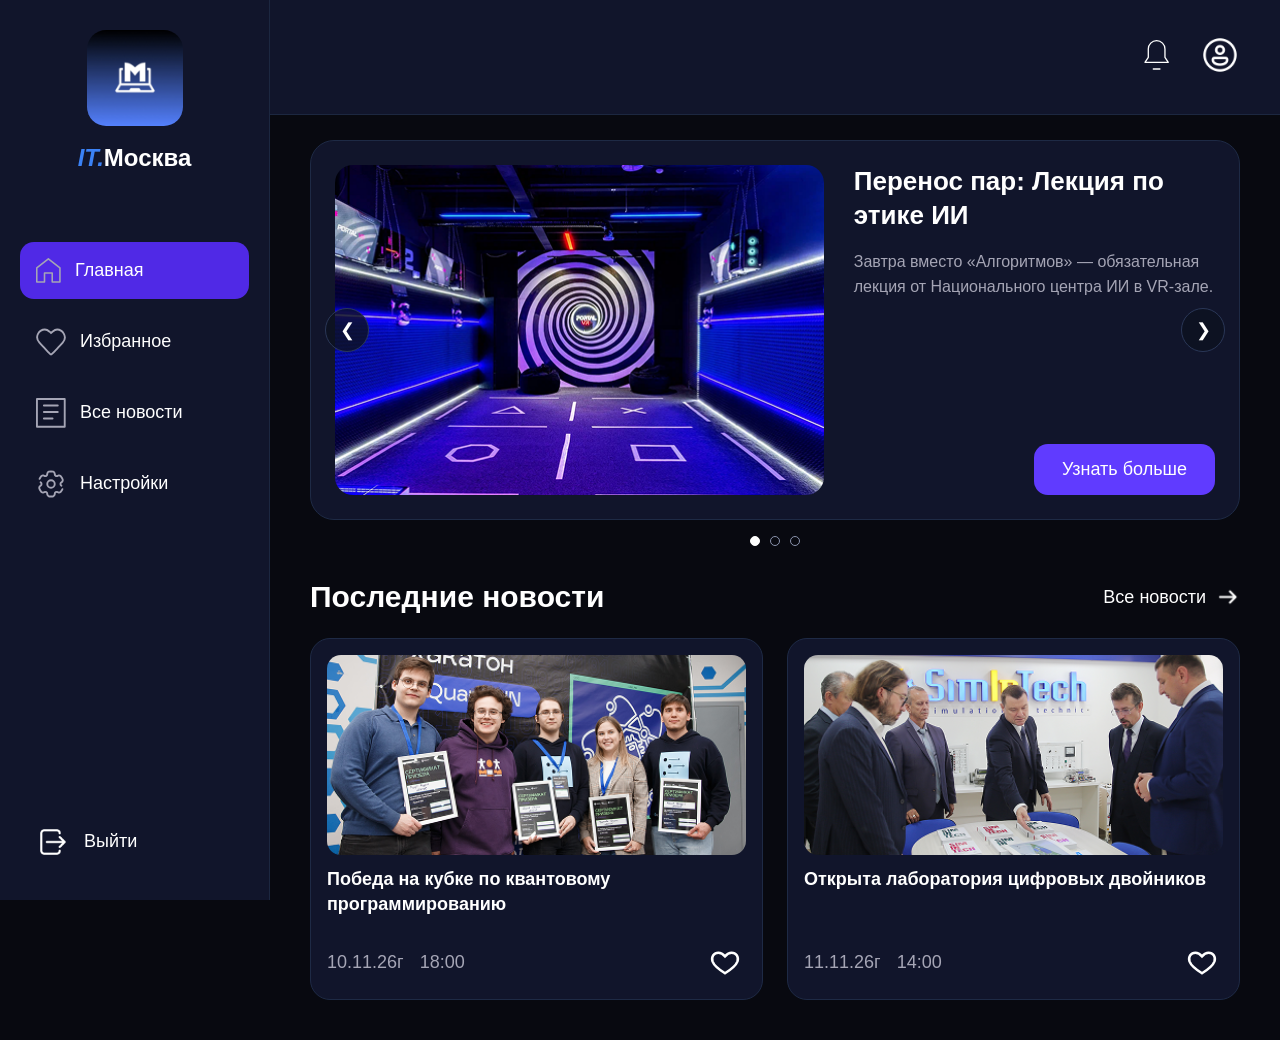
<file: Front/index.html>
<!doctype html>
<html lang="ru">
  <head>
    <meta charset="UTF-8" />
    <meta name="viewport" content="width=device-width, initial-scale=1.0" />
    <title>Новостной портал "ИТ.Москва"</title>
    <link rel="stylesheet" href="style/style.css" />
    <link rel="stylesheet" href="style/responsive.css" />
  </head>
  <body>
    <aside class="sidebar">
      <img src="Фото/Лого.svg" alt="Логотип" />
      <h1 class="sidebar-h1"><span class="it">IT.</span>Москва</h1>

      <nav>
        <a class="nav-btn active" href="index.html" aria-current="page">
          <img src="Фото/Дом.svg" alt="иконка главная" width="25" height="25" />
          Главная
        </a>

        <a class="nav-btn" href="favorites.html">
          <img
            src="Фото/Избранное.svg"
            alt="иконка избранное"
            width="30"
            height="30"
          />
          Избранное
        </a>

        <a class="nav-btn" href="news.html">
          <img
            src="Фото/новости.svg"
            alt="иконка новости"
            width="30"
            height="30"
          />
          Все новости
        </a>

        <a class="nav-btn" href="settings.html">
          <img
            src="Фото/настройки.svg"
            alt="иконка настройки"
            width="30"
            height="30"
          />
          Настройки
        </a>
      </nav>

      <button class="exit" type="button">
        <img src="Фото/Выход.svg" alt="иконка выход" width="34" height="34" />
        Выйти
      </button>
    </aside>
    <header>
      <div class="mobile-brand">
        <img src="Фото/Лого.svg" alt="Логотип" />
        <span><span class="it">IT.</span>Москва</span>
      </div>

      <div class="mobile-header-actions">
        <a href="notifications.html">
          <img src="Фото/Уведомления.svg" alt="Уведомления" class="bell" />
        </a>

        <a href="settings.html">
          <img src="Фото/Профиль.svg" alt="Профиль" class="profile" />
        </a>

        <button
          class="mobile-menu-toggle"
          type="button"
          aria-label="Открыть меню"
          aria-expanded="false"
        >
          <svg
            viewBox="0 0 24 24"
            fill="none"
            stroke="currentColor"
            stroke-width="2"
            stroke-linecap="round"
          >
            <path d="M3 6h18"></path>
            <path d="M3 12h18"></path>
            <path d="M3 18h18"></path>
          </svg>
        </button>
      </div>
    </header>

    <div class="mobile-menu-overlay"></div>
    <main>
      <section class="slider" aria-label="Слайдер">
        <section class="slides">
          <article class="slide">
            <img src="Фото/Слайд 1.png" alt="VR зал" />
            <h2>Перенос пар: Лекция по этике ИИ</h2>
            <p>
              Завтра вместо «Алгоритмов» — обязательная лекция от Национального
              центра ИИ в VR-зале.
            </p>
            <button
              type="button"
              onclick="window.location.href = 'article3.html'"
            >
              Узнать больше
            </button>
          </article>
          <article class="slide">
            <img src="Фото/Слайд 2.png" alt="День открытых дверей" />
            <h2>День открытых дверей: «Твое будущее в IT»</h2>
            <p>
              23 января приглашаем абитуриентов и родителей на день открытых
              дверей с мастер-классами.
            </p>
            <button
              type="button"
              onclick="window.location.href = 'article5.html'"
            >
              Узнать больше
            </button>
          </article>
          <article class="slide">
            <img src="Фото/Слайд 3.png" alt="Партнерство с ИТ компанией" />
            <h2>Партнерство с лидерами рынка</h2>
            <p>
              Колледж заключил партнерство с топ-IT-компаниями для организации
              оплачиваемых стажировок.
            </p>
            <button
              type="button"
              onclick="window.location.href = 'article6.html'"
            >
              Узнать больше
            </button>
          </article>
        </section>
        <button class="arrow-back" type="button" aria-label="Назад">
          &#10094;
        </button>
        <button class="arrow-next" type="button" aria-label="Вперёд">
          &#10095;
        </button>
      </section>
      <nav class="dots" aria-label="Выбор слайда">
        <button class="dot active" type="button" aria-label="Слайд 1"></button>
        <button class="dot" type="button" aria-label="Слайд 2"></button>
        <button class="dot" type="button" aria-label="Слайд 3"></button>
      </nav>
      <section class="news">
        <h2>Последние новости</h2>
        <a href="news.html">
          Все новости
          <img src="Фото/Стрелка вправо.svg" alt="иконка стрелка вправо" />
        </a>
        <article
          class="card"
          data-article-id="article1.html"
          onclick="window.location.href = 'article1.html'"
        >
          <img src="Фото/Последние новости_ 1.png" alt="Новость 1" />
          <h3>Победа на кубке по квантовому программированию</h3>
          <time datetime="2026-11-10">10.11.26г</time>
          <time datetime="18:00">18:00</time>
          <button class="heart" type="button" aria-label="Добавить в избранное">
            <svg viewBox="0 0 24 24">
              <path
                d="M12 21s-8.5-5.3-10-9.5C.8 7.8 3.2 4.5 6.7 4.5c2 0 3.8 1.2 5.3 3 1.5-1.8 3.3-3 5.3-3 3.5 0 5.9 3.3 4.7 7C20.5 15.7 12 21 12 21z"
              />
            </svg>
          </button>
        </article>
        <article
          class="card"
          data-article-id="article2.html"
          onclick="window.location.href = 'article2.html'"
        >
          <img src="Фото/Последние новости_ 2.png" alt="Новость 2" />
          <h3>Открыта лаборатория цифровых двойников</h3>
          <time datetime="2026-11-11">11.11.26г</time>
          <time datetime="14:00">14:00</time>
          <button class="heart" type="button" aria-label="Добавить в избранное">
            <svg viewBox="0 0 24 24">
              <path
                d="M12 21s-8.5-5.3-10-9.5C.8 7.8 3.2 4.5 6.7 4.5c2 0 3.8 1.2 5.3 3 1.5-1.8 3.3-3 5.3-3 3.5 0 5.9 3.3 4.7 7C20.5 15.7 12 21 12 21z"
              />
            </svg>
          </button>
        </article>
      </section>
    </main>
    <dialog class="logout-modal" id="logoutModal">
      <p>Вы точно хотите выйти?</p>
      <button class="logout-confirm" type="button">Выйти</button>
      <button class="logout-cancel" type="button">Отмена</button>
    </dialog>
    <script src="script/main.js"></script>
    <script src="script/database.js"></script>
    <script src="script/favorites.js"></script>
    <script src="script/responsive.js"></script>
  </body>
</html>
</file>
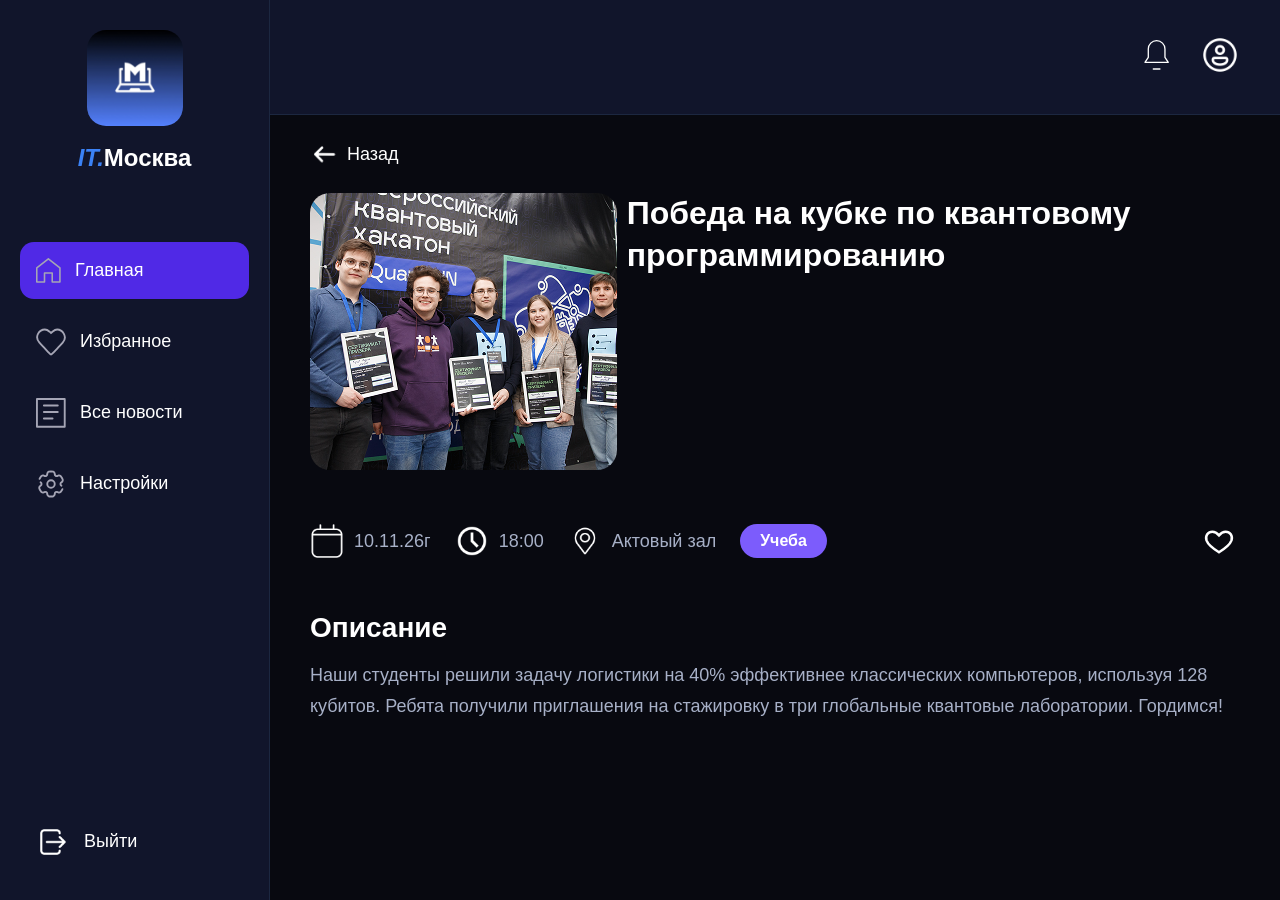
<file: Front/article1.html>
<!doctype html>
<html lang="ru">
  <head>
    <meta charset="UTF-8" />
    <meta name="viewport" content="width=device-width, initial-scale=1.0" />
    <title>Новостной портал "ИТ.Москва"</title>
    <link rel="stylesheet" href="style/article.css" />
    <link rel="stylesheet" href="style/style.css" />
    <link rel="stylesheet" href="style/responsive.css" />
  </head>
  <body>
    <aside class="sidebar">
      <img src="Фото/Лого.svg" alt="Логотип" />
      <h1 class="sidebar-h1"><span class="it">IT.</span>Москва</h1>
      <nav>
        <a class="nav-btn active" href="index.html" aria-current="page">
          <img src="Фото/Дом.svg" alt="иконка главная" width="25" height="25" />
          Главная
        </a>

        <a class="nav-btn" href="favorites.html">
          <img
            src="Фото/Избранное.svg"
            alt="иконка избранное"
            width="30"
            height="30"
          />
          Избранное
        </a>

        <a class="nav-btn" href="news.html">
          <img
            src="Фото/новости.svg"
            alt="иконка новости"
            width="30"
            height="30"
          />
          Все новости
        </a>

        <a class="nav-btn" href="settings.html">
          <img
            src="Фото/настройки.svg"
            alt="иконка настройки"
            width="30"
            height="30"
          />
          Настройки
        </a>
      </nav>

      <button class="exit" type="button">
        <img src="Фото/Выход.svg" alt="иконка выход" width="34" height="34" />
        Выйти
      </button>
    </aside>
    <header>
      <div class="mobile-brand">
        <img src="Фото/Лого.svg" alt="Логотип" />
        <span><span class="it">IT.</span>Москва</span>
      </div>

      <div class="mobile-header-actions">
        <a href="notifications.html">
          <img src="Фото/Уведомления.svg" alt="Уведомления" class="bell" />
        </a>

        <a href="settings.html">
          <img src="Фото/Профиль.svg" alt="Профиль" class="profile" />
        </a>

        <button
          class="mobile-menu-toggle"
          type="button"
          aria-label="Открыть меню"
          aria-expanded="false"
        >
          <svg
            viewBox="0 0 24 24"
            fill="none"
            stroke="currentColor"
            stroke-width="2"
            stroke-linecap="round"
          >
            <path d="M3 6h18"></path>
            <path d="M3 12h18"></path>
            <path d="M3 18h18"></path>
          </svg>
        </button>
      </div>
    </header>

    <div class="mobile-menu-overlay"></div>
    <main class="article-page">
      <a
        href="index.html"
        class="back-link"
        onclick="
          history.back();
          return false;
        "
      >
        <img src="Фото/Стрелка назад.svg" alt="" />Назад</a
      >
      <section class="article-header">
        <img src="Фото/Одна новость_1.png" alt="Новость 1" />
        <h1>Победа на кубке по квантовому программированию</h1>
      </section>

      <section class="article-meta">
        <span class="meta-item">
          <img src="Фото/Дата.svg" />
          10.11.26г
        </span>

        <span class="meta-item">
          <img src="Фото/Время.svg" />
          18:00
        </span>

        <span class="meta-item">
          <img src="Фото/Место.svg" />
          Актовый зал
        </span>

        <span class="tag">Учеба</span>
        <button class="heart" type="button" aria-label="Добавить в избранное">
          <svg viewBox="0 0 24 24">
            <path
              d="M12 21s-8.5-5.3-10-9.5C.8 7.8 3.2 4.5 6.7 4.5c2 0 3.8 1.2 5.3 3 1.5-1.8 3.3-3 5.3-3 3.5 0 5.9 3.3 4.7 7C20.5 15.7 12 21 12 21z"
            />
          </svg>
        </button>
      </section>

      <section class="article-body">
        <h2>Описание</h2>
        <p>
          Наши студенты решили задачу логистики на 40% эффективнее классических
          компьютеров, используя 128 кубитов. Ребята получили приглашения на
          стажировку в три глобальные квантовые лаборатории. Гордимся!
        </p>
      </section>
    </main>
    <script src="script/main.js"></script>
    <script src="script/database.js"></script>
    <script src="script/favorites.js"></script>
    <script src="script/responsive.js"></script>
  </body>
</html>
</file>
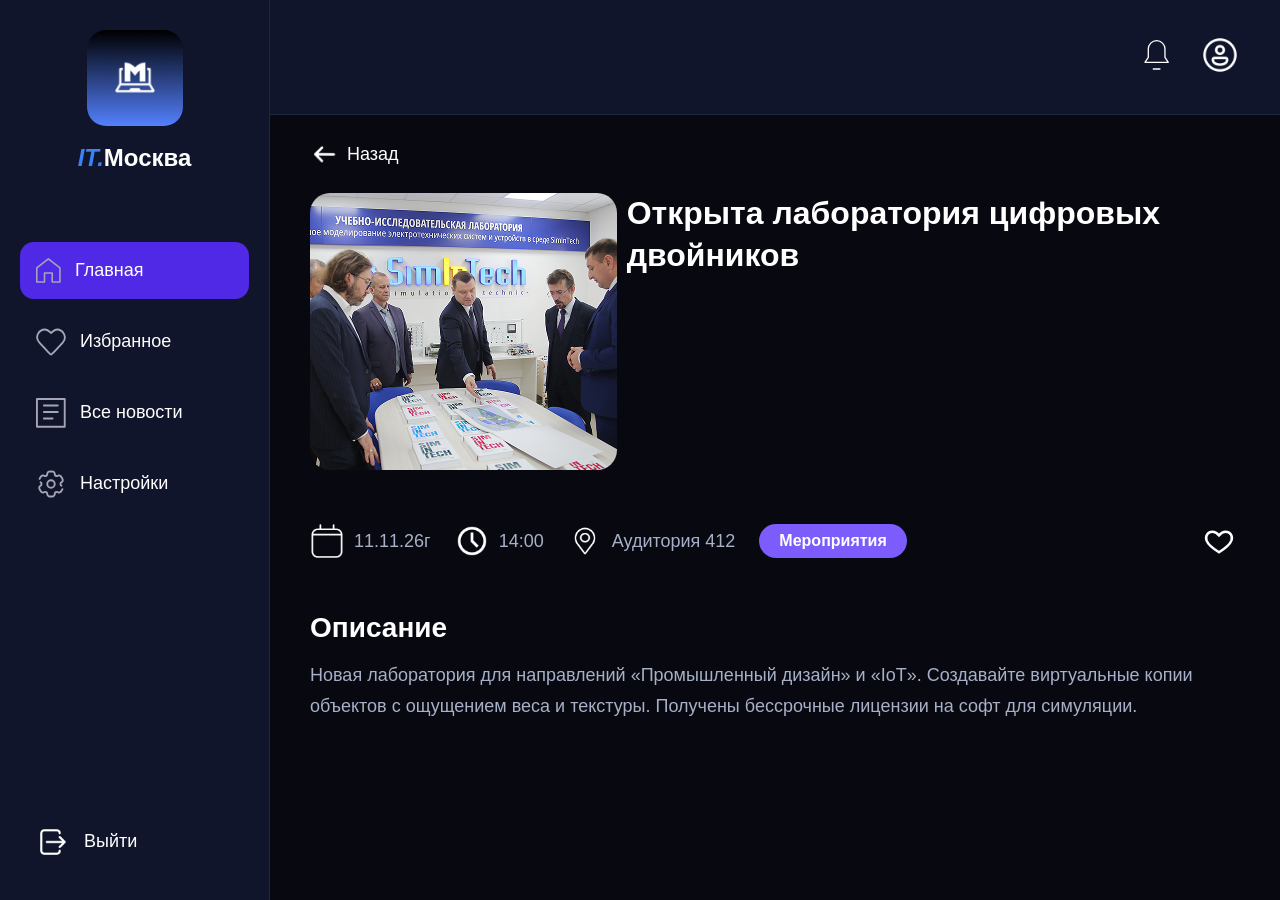
<file: Front/article2.html>
<!doctype html>
<html lang="ru">
  <head>
    <meta charset="UTF-8" />
    <meta name="viewport" content="width=device-width, initial-scale=1.0" />
    <title>Новостной портал "ИТ.Москва"</title>
    <link rel="stylesheet" href="style/article.css" />
    <link rel="stylesheet" href="style/style.css" />
    <link rel="stylesheet" href="style/responsive.css" />
  </head>
  <body>
    <aside class="sidebar">
      <img src="Фото/Лого.svg" alt="Логотип" />
      <h1 class="sidebar-h1"><span class="it">IT.</span>Москва</h1>
      <nav>
        <a class="nav-btn active" href="index.html" aria-current="page">
          <img src="Фото/Дом.svg" alt="иконка главная" width="25" height="25" />
          Главная
        </a>

        <a class="nav-btn" href="favorites.html">
          <img
            src="Фото/Избранное.svg"
            alt="иконка избранное"
            width="30"
            height="30"
          />
          Избранное
        </a>

        <a class="nav-btn" href="news.html">
          <img
            src="Фото/новости.svg"
            alt="иконка новости"
            width="30"
            height="30"
          />
          Все новости
        </a>

        <a class="nav-btn" href="settings.html">
          <img
            src="Фото/настройки.svg"
            alt="иконка настройки"
            width="30"
            height="30"
          />
          Настройки
        </a>
      </nav>

      <button class="exit" type="button">
        <img src="Фото/Выход.svg" alt="иконка выход" width="34" height="34" />
        Выйти
      </button>
    </aside>
    <header>
      <div class="mobile-brand">
        <img src="Фото/Лого.svg" alt="Логотип" />
        <span><span class="it">IT.</span>Москва</span>
      </div>

      <div class="mobile-header-actions">
        <a href="notifications.html">
          <img src="Фото/Уведомления.svg" alt="Уведомления" class="bell" />
        </a>

        <a href="settings.html">
          <img src="Фото/Профиль.svg" alt="Профиль" class="profile" />
        </a>

        <button
          class="mobile-menu-toggle"
          type="button"
          aria-label="Открыть меню"
          aria-expanded="false"
        >
          <svg
            viewBox="0 0 24 24"
            fill="none"
            stroke="currentColor"
            stroke-width="2"
            stroke-linecap="round"
          >
            <path d="M3 6h18"></path>
            <path d="M3 12h18"></path>
            <path d="M3 18h18"></path>
          </svg>
        </button>
      </div>
    </header>

    <div class="mobile-menu-overlay"></div>

    <main class="article-page">
      <a
        href="index.html"
        class="back-link"
        onclick="
          history.back();
          return false;
        "
      >
        <img src="Фото/Стрелка назад.svg" alt="" />Назад</a
      >
      <section class="article-header">
        <img src="Фото/Одна новость_2.png" alt="Новость 2" />
        <h1>Открыта лаборатория цифровых двойников</h1>
      </section>

      <section class="article-meta">
        <span class="meta-item">
          <img src="Фото/Дата.svg" />
          11.11.26г
        </span>

        <span class="meta-item">
          <img src="Фото/Время.svg" />
          14:00
        </span>

        <span class="meta-item">
          <img src="Фото/Место.svg" />
          Аудитория 412
        </span>

        <span class="tag">Мероприятия</span>
        <button class="heart" type="button" aria-label="Добавить в избранное">
          <svg viewBox="0 0 24 24">
            <path
              d="M12 21s-8.5-5.3-10-9.5C.8 7.8 3.2 4.5 6.7 4.5c2 0 3.8 1.2 5.3 3 1.5-1.8 3.3-3 5.3-3 3.5 0 5.9 3.3 4.7 7C20.5 15.7 12 21 12 21z"
            />
          </svg>
        </button>
      </section>

      <section class="article-body">
        <h2>Описание</h2>
        <p>
          Новая лаборатория для направлений «Промышленный дизайн» и «IoT».
          Создавайте виртуальные копии объектов с ощущением веса и текстуры.
          Получены бессрочные лицензии на софт для симуляции.
        </p>
      </section>
    </main>
    <script src="script/main.js"></script>
    <script src="script/database.js"></script>
    <script src="script/favorites.js"></script>
    <script src="script/responsive.js"></script>
  </body>
</html>
</file>
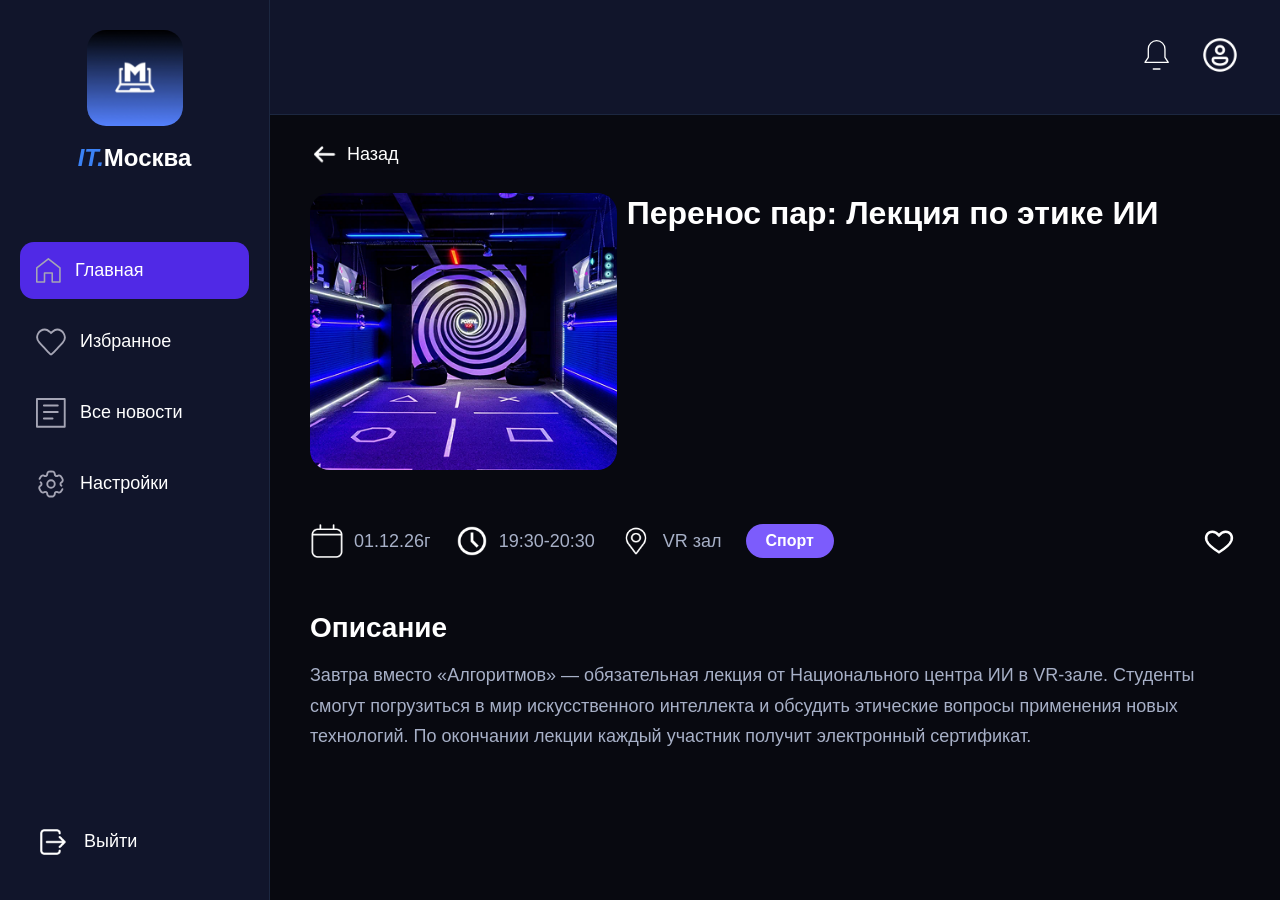
<file: Front/article3.html>
<!doctype html>
<html lang="ru">
  <head>
    <meta charset="UTF-8" />
    <meta name="viewport" content="width=device-width, initial-scale=1.0" />
    <title>Новостной портал "ИТ.Москва"</title>
    <link rel="stylesheet" href="style/article.css" />
    <link rel="stylesheet" href="style/style.css" />
    <link rel="stylesheet" href="style/responsive.css" />
  </head>
  <body>
    <aside class="sidebar">
      <img src="Фото/Лого.svg" alt="Логотип" />
      <h1 class="sidebar-h1"><span class="it">IT.</span>Москва</h1>
      <nav>
        <a class="nav-btn active" href="index.html" aria-current="page">
          <img src="Фото/Дом.svg" alt="иконка главная" width="25" height="25" />
          Главная
        </a>

        <a class="nav-btn" href="favorites.html">
          <img
            src="Фото/Избранное.svg"
            alt="иконка избранное"
            width="30"
            height="30"
          />
          Избранное
        </a>

        <a class="nav-btn" href="news.html">
          <img
            src="Фото/новости.svg"
            alt="иконка новости"
            width="30"
            height="30"
          />
          Все новости
        </a>

        <a class="nav-btn" href="settings.html">
          <img
            src="Фото/настройки.svg"
            alt="иконка настройки"
            width="30"
            height="30"
          />
          Настройки
        </a>
      </nav>

      <button class="exit" type="button">
        <img src="Фото/Выход.svg" alt="иконка выход" width="34" height="34" />
        Выйти
      </button>
    </aside>
    <header>
      <div class="mobile-brand">
        <img src="Фото/Лого.svg" alt="Логотип" />
        <span><span class="it">IT.</span>Москва</span>
      </div>

      <div class="mobile-header-actions">
        <a href="notifications.html">
          <img src="Фото/Уведомления.svg" alt="Уведомления" class="bell" />
        </a>

        <a href="settings.html">
          <img src="Фото/Профиль.svg" alt="Профиль" class="profile" />
        </a>

        <button
          class="mobile-menu-toggle"
          type="button"
          aria-label="Открыть меню"
          aria-expanded="false"
        >
          <svg
            viewBox="0 0 24 24"
            fill="none"
            stroke="currentColor"
            stroke-width="2"
            stroke-linecap="round"
          >
            <path d="M3 6h18"></path>
            <path d="M3 12h18"></path>
            <path d="M3 18h18"></path>
          </svg>
        </button>
      </div>
    </header>

    <div class="mobile-menu-overlay"></div>
    <main class="article-page">
      <a
        href="index.html"
        class="back-link"
        onclick="
          history.back();
          return false;
        "
      >
        <img src="Фото/Стрелка назад.svg" alt="" />Назад</a
      >
      <section class="article-header">
        <img src="Фото/Слайд 1.png" alt="VR зал" />
        <h1>Перенос пар: Лекция по этике ИИ</h1>
      </section>

      <section class="article-meta">
        <span class="meta-item">
          <img src="Фото/Дата.svg" />
          01.12.26г
        </span>

        <span class="meta-item">
          <img src="Фото/Время.svg" />
          19:30-20:30
        </span>

        <span class="meta-item">
          <img src="Фото/Место.svg" />
          VR зал
        </span>

        <span class="tag">Спорт</span>
        <button class="heart" type="button" aria-label="Добавить в избранное">
          <svg viewBox="0 0 24 24">
            <path
              d="M12 21s-8.5-5.3-10-9.5C.8 7.8 3.2 4.5 6.7 4.5c2 0 3.8 1.2 5.3 3 1.5-1.8 3.3-3 5.3-3 3.5 0 5.9 3.3 4.7 7C20.5 15.7 12 21 12 21z"
            />
          </svg>
        </button>
      </section>

      <section class="article-body">
        <h2>Описание</h2>
        <p>
          Завтра вместо «Алгоритмов» — обязательная лекция от Национального
          центра ИИ в VR-зале. Студенты смогут погрузиться в мир искусственного
          интеллекта и обсудить этические вопросы применения новых технологий.
          По окончании лекции каждый участник получит электронный сертификат.
        </p>
      </section>
    </main>
    <script src="script/main.js"></script>
    <script src="script/database.js"></script>
    <script src="script/favorites.js"></script>
    <script src="script/responsive.js"></script>
  </body>
</html>
</file>
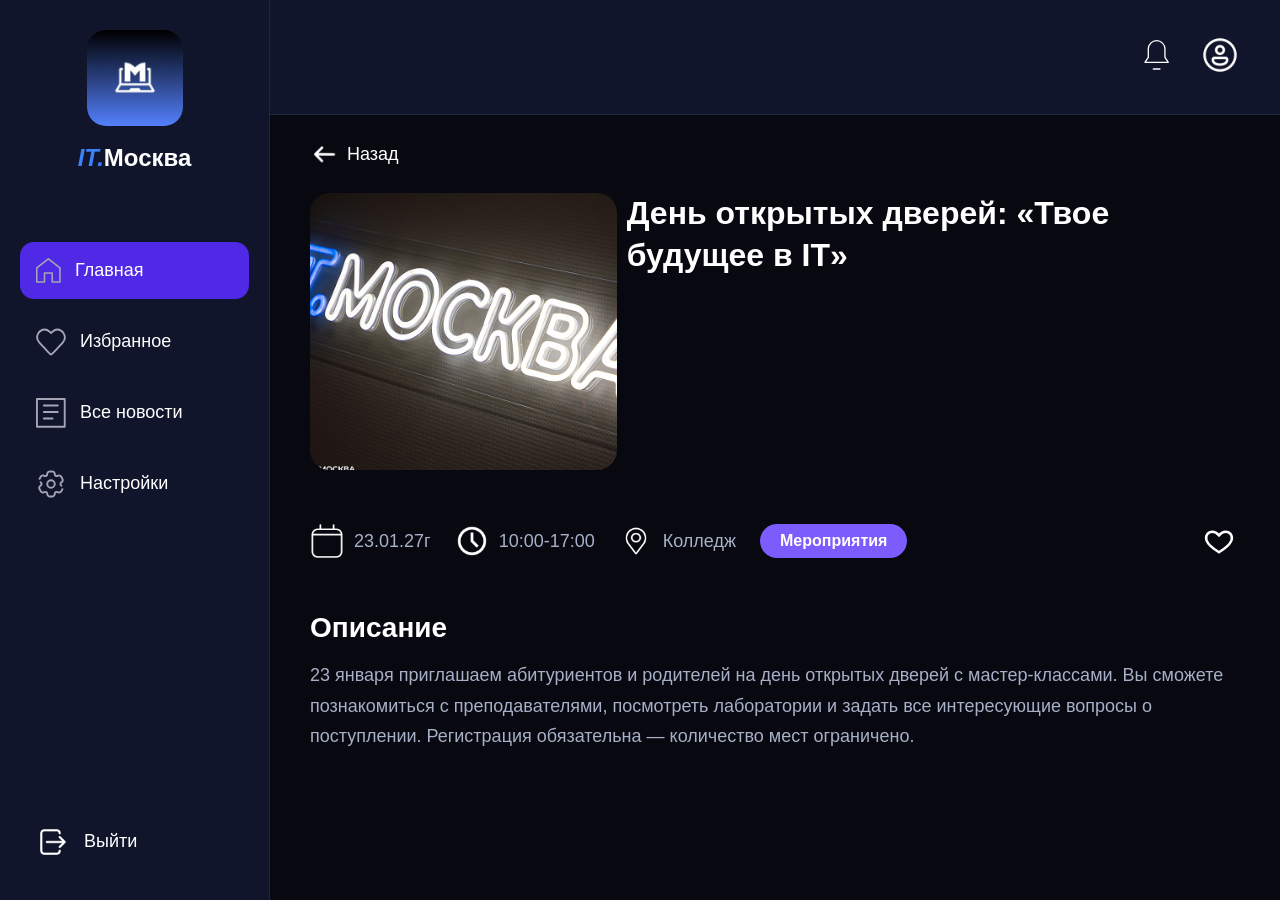
<file: Front/article5.html>
<!doctype html>
<html lang="ru">
  <head>
    <meta charset="UTF-8" />
    <meta name="viewport" content="width=device-width, initial-scale=1.0" />
    <title>Новостной портал "ИТ.Москва"</title>
    <link rel="stylesheet" href="style/article.css" />
    <link rel="stylesheet" href="style/style.css" />
    <link rel="stylesheet" href="style/responsive.css" />
  </head>
  <body>
    <aside class="sidebar">
      <img src="Фото/Лого.svg" alt="Логотип" />
      <h1 class="sidebar-h1"><span class="it">IT.</span>Москва</h1>
      <nav>
        <a class="nav-btn active" href="index.html" aria-current="page">
          <img src="Фото/Дом.svg" alt="иконка главная" width="25" height="25" />
          Главная
        </a>

        <a class="nav-btn" href="favorites.html">
          <img
            src="Фото/Избранное.svg"
            alt="иконка избранное"
            width="30"
            height="30"
          />
          Избранное
        </a>

        <a class="nav-btn" href="news.html">
          <img
            src="Фото/новости.svg"
            alt="иконка новости"
            width="30"
            height="30"
          />
          Все новости
        </a>

        <a class="nav-btn" href="settings.html">
          <img
            src="Фото/настройки.svg"
            alt="иконка настройки"
            width="30"
            height="30"
          />
          Настройки
        </a>
      </nav>

      <button class="exit" type="button">
        <img src="Фото/Выход.svg" alt="иконка выход" width="34" height="34" />
        Выйти
      </button>
    </aside>
    <header>
      <div class="mobile-brand">
        <img src="Фото/Лого.svg" alt="Логотип" />
        <span><span class="it">IT.</span>Москва</span>
      </div>

      <div class="mobile-header-actions">
        <a href="notifications.html">
          <img src="Фото/Уведомления.svg" alt="Уведомления" class="bell" />
        </a>

        <a href="settings.html">
          <img src="Фото/Профиль.svg" alt="Профиль" class="profile" />
        </a>

        <button
          class="mobile-menu-toggle"
          type="button"
          aria-label="Открыть меню"
          aria-expanded="false"
        >
          <svg
            viewBox="0 0 24 24"
            fill="none"
            stroke="currentColor"
            stroke-width="2"
            stroke-linecap="round"
          >
            <path d="M3 6h18"></path>
            <path d="M3 12h18"></path>
            <path d="M3 18h18"></path>
          </svg>
        </button>
      </div>
    </header>

    <div class="mobile-menu-overlay"></div>
    <main class="article-page">
      <a
        href="index.html"
        class="back-link"
        onclick="
          history.back();
          return false;
        "
      >
        <img src="Фото/Стрелка назад.svg" alt="" />Назад</a
      >
      <section class="article-header">
        <img src="Фото/Слайд 2.png" alt="День открытых дверей" />
        <h1>День открытых дверей: «Твое будущее в IT»</h1>
      </section>

      <section class="article-meta">
        <span class="meta-item">
          <img src="Фото/Дата.svg" />
          23.01.27г
        </span>

        <span class="meta-item">
          <img src="Фото/Время.svg" />
          10:00-17:00
        </span>

        <span class="meta-item">
          <img src="Фото/Место.svg" />
          Колледж
        </span>

        <span class="tag">Мероприятия</span>
        <button class="heart" type="button" aria-label="Добавить в избранное">
          <svg viewBox="0 0 24 24">
            <path
              d="M12 21s-8.5-5.3-10-9.5C.8 7.8 3.2 4.5 6.7 4.5c2 0 3.8 1.2 5.3 3 1.5-1.8 3.3-3 5.3-3 3.5 0 5.9 3.3 4.7 7C20.5 15.7 12 21 12 21z"
            />
          </svg>
        </button>
      </section>

      <section class="article-body">
        <h2>Описание</h2>
        <p>
          23 января приглашаем абитуриентов и родителей на день открытых дверей
          с мастер-классами. Вы сможете познакомиться с преподавателями,
          посмотреть лаборатории и задать все интересующие вопросы о
          поступлении. Регистрация обязательна — количество мест ограничено.
        </p>
      </section>
    </main>
    <script src="script/main.js"></script>
    <script src="script/database.js"></script>
    <script src="script/favorites.js"></script>
    <script src="script/responsive.js"></script>
  </body>
</html>
</file>
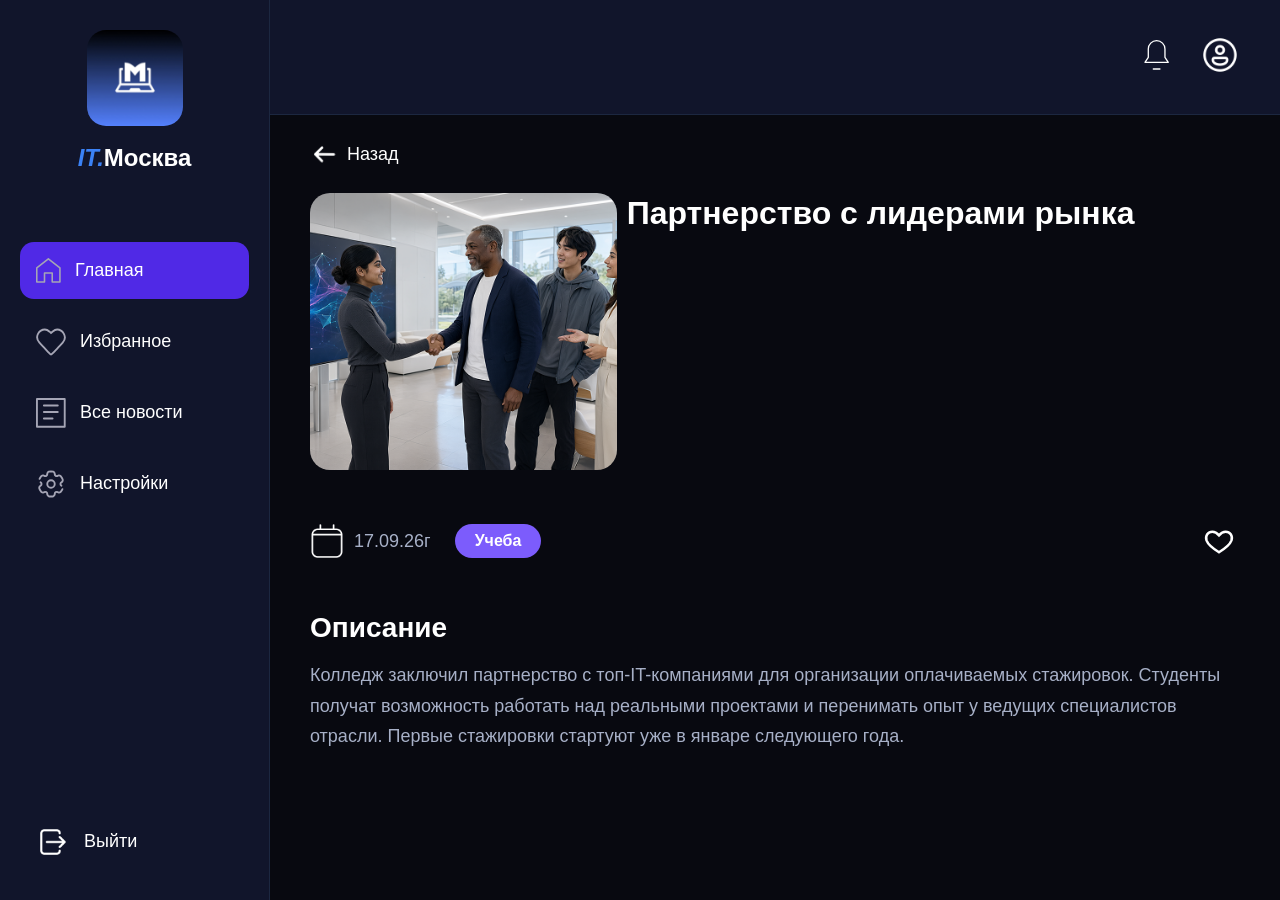
<file: Front/article6.html>
<!doctype html>
<html lang="ru">
  <head>
    <meta charset="UTF-8" />
    <meta name="viewport" content="width=device-width, initial-scale=1.0" />
    <title>Новостной портал "ИТ.Москва"</title>
    <link rel="stylesheet" href="style/article.css" />
    <link rel="stylesheet" href="style/style.css" />
    <link rel="stylesheet" href="style/responsive.css" />
  </head>
  <body>
    <aside class="sidebar">
      <img src="Фото/Лого.svg" alt="Логотип" />
      <h1 class="sidebar-h1"><span class="it">IT.</span>Москва</h1>
      <nav>
        <a class="nav-btn active" href="index.html" aria-current="page">
          <img src="Фото/Дом.svg" alt="иконка главная" width="25" height="25" />
          Главная
        </a>

        <a class="nav-btn" href="favorites.html">
          <img
            src="Фото/Избранное.svg"
            alt="иконка избранное"
            width="30"
            height="30"
          />
          Избранное
        </a>

        <a class="nav-btn" href="news.html">
          <img
            src="Фото/новости.svg"
            alt="иконка новости"
            width="30"
            height="30"
          />
          Все новости
        </a>

        <a class="nav-btn" href="settings.html">
          <img
            src="Фото/настройки.svg"
            alt="иконка настройки"
            width="30"
            height="30"
          />
          Настройки
        </a>
      </nav>

      <button class="exit" type="button">
        <img src="Фото/Выход.svg" alt="иконка выход" width="34" height="34" />
        Выйти
      </button>
    </aside>
    <header>
      <div class="mobile-brand">
        <img src="Фото/Лого.svg" alt="Логотип" />
        <span><span class="it">IT.</span>Москва</span>
      </div>

      <div class="mobile-header-actions">
        <a href="notifications.html">
          <img src="Фото/Уведомления.svg" alt="Уведомления" class="bell" />
        </a>

        <a href="settings.html">
          <img src="Фото/Профиль.svg" alt="Профиль" class="profile" />
        </a>

        <button
          class="mobile-menu-toggle"
          type="button"
          aria-label="Открыть меню"
          aria-expanded="false"
        >
          <svg
            viewBox="0 0 24 24"
            fill="none"
            stroke="currentColor"
            stroke-width="2"
            stroke-linecap="round"
          >
            <path d="M3 6h18"></path>
            <path d="M3 12h18"></path>
            <path d="M3 18h18"></path>
          </svg>
        </button>
      </div>
    </header>

    <div class="mobile-menu-overlay"></div>
    <main class="article-page">
      <a
        href="index.html"
        class="back-link"
        onclick="
          history.back();
          return false;
        "
      >
        <img src="Фото/Стрелка назад.svg" alt="" />Назад</a
      >
      <section class="article-header">
        <img src="Фото/Слайд 3.png" alt="Партнерство с ИТ компанией" />
        <h1>Партнерство с лидерами рынка</h1>
      </section>

      <section class="article-meta">
        <span class="meta-item">
          <img src="Фото/Дата.svg" />
          17.09.26г
        </span>

        <span class="tag">Учеба</span>
        <button class="heart" type="button" aria-label="Добавить в избранное">
          <svg viewBox="0 0 24 24">
            <path
              d="M12 21s-8.5-5.3-10-9.5C.8 7.8 3.2 4.5 6.7 4.5c2 0 3.8 1.2 5.3 3 1.5-1.8 3.3-3 5.3-3 3.5 0 5.9 3.3 4.7 7C20.5 15.7 12 21 12 21z"
            />
          </svg>
        </button>
      </section>

      <section class="article-body">
        <h2>Описание</h2>
        <p>
          Колледж заключил партнерство с топ-IT-компаниями для организации
          оплачиваемых стажировок. Студенты получат возможность работать над
          реальными проектами и перенимать опыт у ведущих специалистов отрасли.
          Первые стажировки стартуют уже в январе следующего года.
        </p>
      </section>
    </main>
    <script src="script/main.js"></script>
    <script src="script/database.js"></script>
    <script src="script/favorites.js"></script>
    <script src="script/responsive.js"></script>
  </body>
</html>
</file>
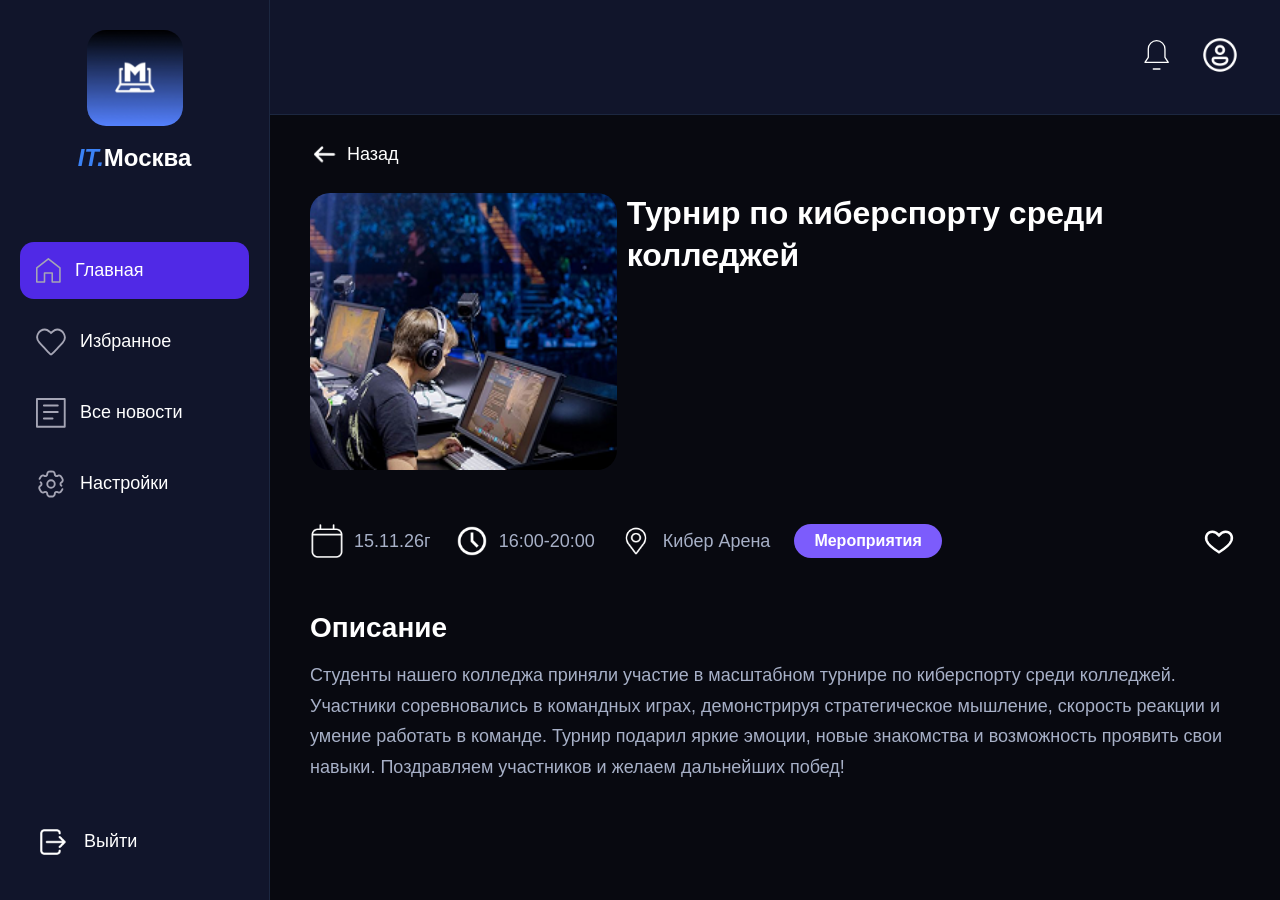
<file: Front/article7.html>
<!doctype html>
<html lang="ru">
  <head>
    <meta charset="UTF-8" />
    <meta name="viewport" content="width=device-width, initial-scale=1.0" />
    <title>Новостной портал "ИТ.Москва"</title>
    <link rel="stylesheet" href="style/article.css" />
    <link rel="stylesheet" href="style/style.css" />
    <link rel="stylesheet" href="style/responsive.css" />
  </head>
  <body>
    <aside class="sidebar">
      <img src="Фото/Лого.svg" alt="Логотип" />
      <h1 class="sidebar-h1"><span class="it">IT.</span>Москва</h1>
      <nav>
        <a class="nav-btn active" href="index.html" aria-current="page">
          <img src="Фото/Дом.svg" alt="иконка главная" width="25" height="25" />
          Главная
        </a>

        <a class="nav-btn" href="favorites.html">
          <img
            src="Фото/Избранное.svg"
            alt="иконка избранное"
            width="30"
            height="30"
          />
          Избранное
        </a>

        <a class="nav-btn" href="news.html">
          <img
            src="Фото/новости.svg"
            alt="иконка новости"
            width="30"
            height="30"
          />
          Все новости
        </a>

        <a class="nav-btn" href="settings.html">
          <img
            src="Фото/настройки.svg"
            alt="иконка настройки"
            width="30"
            height="30"
          />
          Настройки
        </a>
      </nav>

      <button class="exit" type="button">
        <img src="Фото/Выход.svg" alt="иконка выход" width="34" height="34" />
        Выйти
      </button>
    </aside>

    <header>
      <div class="mobile-brand">
        <img src="Фото/Лого.svg" alt="Логотип" />
        <span><span class="it">IT.</span>Москва</span>
      </div>

      <div class="mobile-header-actions">
        <a href="notifications.html">
          <img src="Фото/Уведомления.svg" alt="Уведомления" class="bell" />
        </a>

        <a href="settings.html">
          <img src="Фото/Профиль.svg" alt="Профиль" class="profile" />
        </a>

        <button
          class="mobile-menu-toggle"
          type="button"
          aria-label="Открыть меню"
          aria-expanded="false"
        >
          <svg
            viewBox="0 0 24 24"
            fill="none"
            stroke="currentColor"
            stroke-width="2"
            stroke-linecap="round"
          >
            <path d="M3 6h18"></path>
            <path d="M3 12h18"></path>
            <path d="M3 18h18"></path>
          </svg>
        </button>
      </div>
    </header>

    <div class="mobile-menu-overlay"></div>

    <main class="article-page">
      <a
        href="index.html"
        class="back-link"
        onclick="
          history.back();
          return false;
        "
      >
        <img src="Фото/Стрелка назад.svg" alt="" />Назад
      </a>

      <section class="article-header">
        <img
          src="Фото/Новость 3.png"
          alt="Турнир по киберспорту среди колледжей"
        />
        <h1>Турнир по киберспорту среди колледжей</h1>
      </section>

      <section class="article-meta">
        <span class="meta-item">
          <img src="Фото/Дата.svg" alt="" />
          15.11.26г
        </span>

        <span class="meta-item">
          <img src="Фото/Время.svg" alt="" />
          16:00-20:00
        </span>

        <span class="meta-item">
          <img src="Фото/Место.svg" alt="" />
          Кибер Арена
        </span>

        <span class="tag">Мероприятия</span>

        <button class="heart" type="button" aria-label="Добавить в избранное">
          <svg viewBox="0 0 24 24">
            <path
              d="M12 21s-8.5-5.3-10-9.5C.8 7.8 3.2 4.5 6.7 4.5c2 0 3.8 1.2 5.3 3 1.5-1.8 3.3-3 5.3-3 3.5 0 5.9 3.3 4.7 7C20.5 15.7 12 21 12 21z"
            />
          </svg>
        </button>
      </section>

      <section class="article-body">
        <h2>Описание</h2>
        <p>
          Студенты нашего колледжа приняли участие в масштабном турнире по
          киберспорту среди колледжей. Участники соревновались в командных
          играх, демонстрируя стратегическое мышление, скорость реакции и умение
          работать в команде. Турнир подарил яркие эмоции, новые знакомства и
          возможность проявить свои навыки. Поздравляем участников и желаем
          дальнейших побед!
        </p>
      </section>
    </main>

    <script src="script/main.js"></script>
    <script src="script/database.js"></script>
    <script src="script/favorites.js"></script>
    <script src="script/responsive.js"></script>
  </body>
</html>
</file>
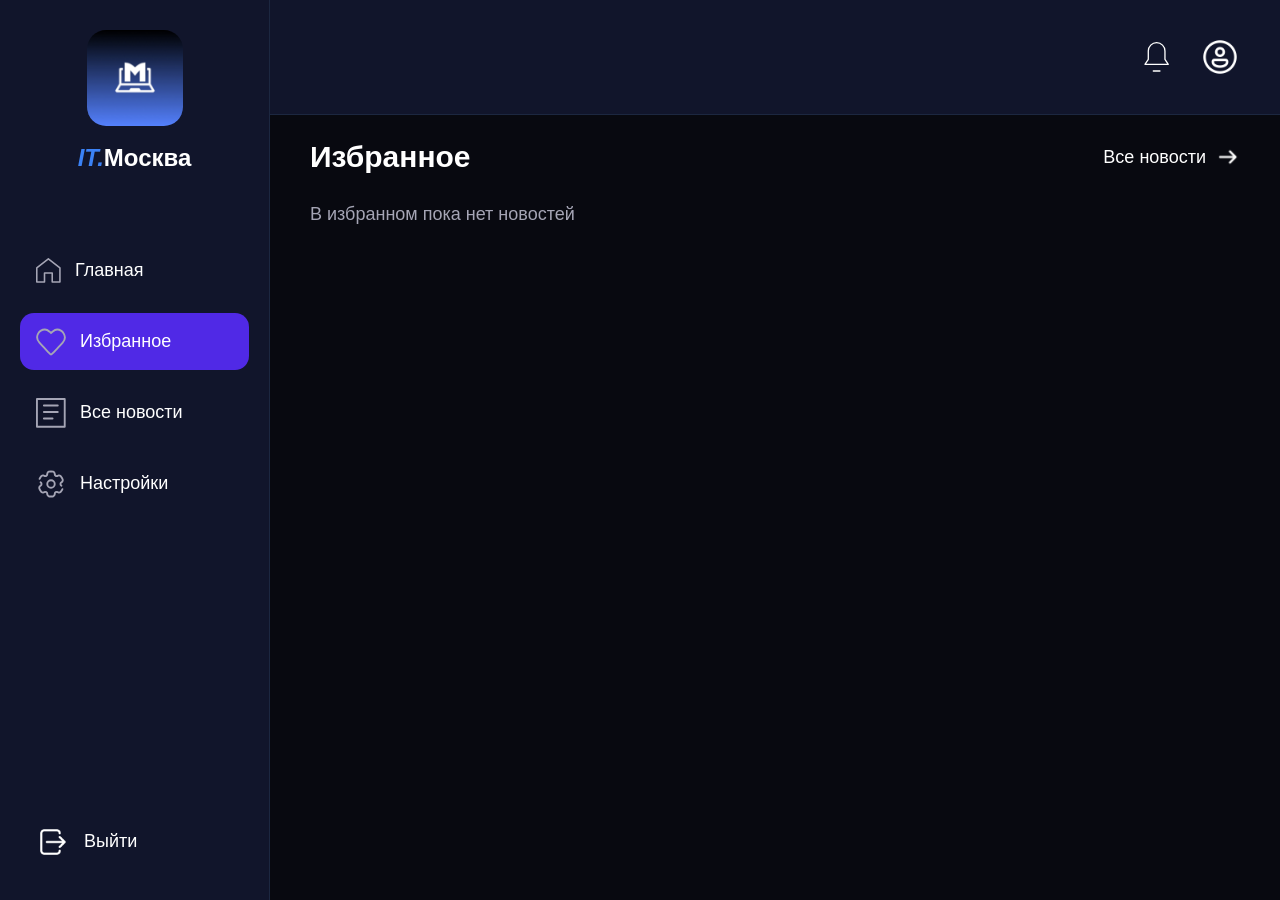
<file: Front/favorites.html>
<!doctype html>
<html lang="ru">
  <head>
    <meta charset="UTF-8" />
    <meta name="viewport" content="width=device-width, initial-scale=1.0" />
    <title>Новостной портал "ИТ.Москва"</title>
    <link rel="stylesheet" href="style/style.css" />
    <link rel="stylesheet" href="style/news.css" />
    <link rel="stylesheet" href="style/favorites.css" />
    <link rel="stylesheet" href="style/responsive.css" />
  </head>
  <body>
    <aside class="sidebar">
      <img src="Фото/Лого.svg" alt="Логотип" />
      <h1 class="sidebar-h1"><span class="it">IT.</span>Москва</h1>

      <nav>
        <a class="nav-btn" href="index.html" aria-current="page">
          <img src="Фото/Дом.svg" alt="иконка главная" width="25" height="25" />
          Главная
        </a>

        <a class="nav-btn active" href="favorites.html">
          <img
            src="Фото/Избранное.svg"
            alt="иконка избранное"
            width="30"
            height="30"
          />
          Избранное
        </a>

        <a class="nav-btn" href="news.html">
          <img
            src="Фото/новости.svg"
            alt="иконка новости"
            width="30"
            height="30"
          />
          Все новости
        </a>

        <a class="nav-btn" href="settings.html">
          <img
            src="Фото/настройки.svg"
            alt="иконка настройки"
            width="30"
            height="30"
          />
          Настройки
        </a>
      </nav>

      <button class="exit" type="button">
        <img src="Фото/Выход.svg" alt="иконка выход" width="34" height="34" />
        Выйти
      </button>
    </aside>
    <header>
      <div class="mobile-brand">
        <img src="Фото/Лого.svg" alt="Логотип" />
        <span><span class="it">IT.</span>Москва</span>
      </div>

      <div class="mobile-header-actions">
        <a href="notifications.html">
          <img src="Фото/Уведомления.svg" alt="Уведомления" class="bell" />
        </a>

        <a href="settings.html">
          <img src="Фото/Профиль.svg" alt="Профиль" class="profile" />
        </a>

        <button
          class="mobile-menu-toggle"
          type="button"
          aria-label="Открыть меню"
          aria-expanded="false"
        >
          <svg
            viewBox="0 0 24 24"
            fill="none"
            stroke="currentColor"
            stroke-width="2"
            stroke-linecap="round"
          >
            <path d="M3 6h18"></path>
            <path d="M3 12h18"></path>
            <path d="M3 18h18"></path>
          </svg>
        </button>
      </div>
    </header>

    <div class="mobile-menu-overlay"></div>
    <main>
      <section class="news">
        <h2>Избранное</h2>
        <a href="news.html">
          Все новости
          <img src="Фото/Стрелка вправо.svg" alt="иконка стрелка вправо" />
        </a>
      </section>
      <div class="selection-actions" id="selectionActions">
        <span id="selectedCount">Выбрано: 0</span>
        <button
          id="deleteSelectedBtn"
          class="btn-delete-selected"
          type="button"
        >
          Удалить выбранное
        </button>
        <button id="clearFavoritesBtn" class="btn-clear" type="button">
          Очистить
        </button>
      </div>
      <section class="favorites-grid" id="favoritesContainer"></section>
    </main>
    <dialog class="logout-modal" id="logoutModal">
      <p>Вы точно хотите выйти?</p>
      <button class="logout-confirm" type="button">Выйти</button>
      <button class="logout-cancel" type="button">Отмена</button>
    </dialog>
    <script src="script/main.js"></script>
    <script src="script/database.js"></script>
    <script src="script/favorites.js"></script>
    <script src="script/responsive.js"></script>
  </body>
</html>
</file>
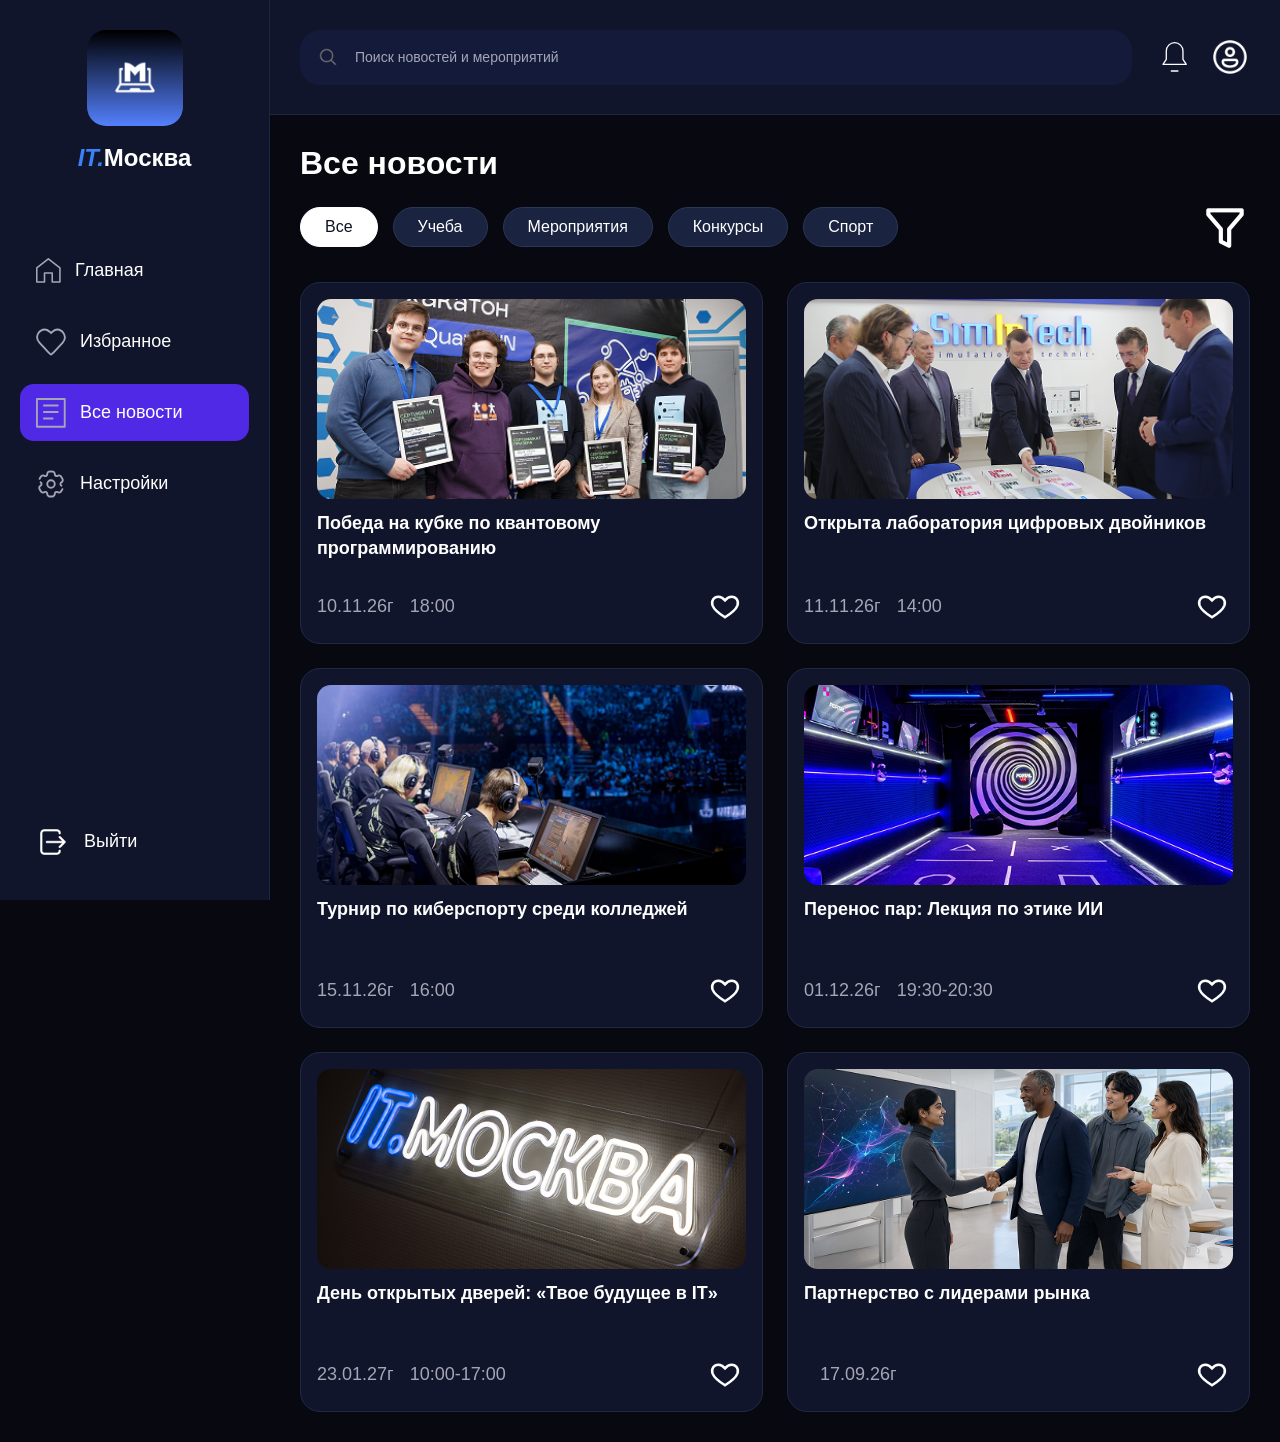
<file: Front/news.html>
<!DOCTYPE html>
<html lang="ru">
<head>
    <meta charset="UTF-8">
    <meta name="viewport" content="width=device-width, initial-scale=1.0">
    <title>Новостной портал "ИТ.Москва"</title>
    <link rel="stylesheet" href="style/style.css">
    <link rel="stylesheet" href="style/news.css">
    <link rel="stylesheet" href="style/article.css">
    <link rel="stylesheet" href="style/responsive.css">
</head>
<body class="news-page">
    <aside class="sidebar">
        <img src="Фото/Лого.svg" alt="Логотип" />
        <h1 class="sidebar-h1"><span class="it">IT.</span>Москва</h1>
        <nav>
          <a class="nav-btn" href="index.html" aria-current="page">
            <img
              src="Фото/Дом.svg"
              alt="иконка главная"
              width="25"
              height="25"
            />
            Главная
          </a>
  
          <a class="nav-btn" href="favorites.html">
            <img
              src="Фото/Избранное.svg"
              alt="иконка избранное"
              width="30"
              height="30"
            />
            Избранное
          </a>
  
          <a class="nav-btn active" href="news.html">
            <img
              src="Фото/новости.svg"
              alt="иконка новости"
              width="30"
              height="30"
            />
            Все новости
          </a>
  
          <a class="nav-btn" href="settings.html">
            <img
              src="Фото/настройки.svg"
              alt="иконка настройки"
              width="30"
              height="30"
            />
            Настройки
          </a>
        </nav>
  
        <button class="exit" type="button">
          <img
            src="Фото/Выход.svg"
            alt="иконка выход"
            width="34"
            height="34"
          />
          Выйти
        </button>
      </aside>
      <header>
    <div class="mobile-brand">
        <img src="Фото/Лого.svg" alt="Логотип">
        <span><span class="it">IT.</span>Москва</span>
    </div>

    <div class="header-left">
      <div class="search-container" id="searchContainer">

    <img
        src="Фото/Поиск.svg"
        alt="Иконка поиска"
        class="search-icon"
    >

    <input
        type="search"
        id="searchInput"
        placeholder="Поиск новостей и мероприятий"
        class="search"
    >

    <button
        type="button"
        class="search-clear"
        id="searchClear"
        aria-label="Очистить поиск"
    >
        ×
    </button>

</div>
    </div>

    <div class="header-right">
        <a href="notifications.html">
            <img src="Фото/Уведомления.svg"
                 alt="Уведомления"
                 class="bell">
        </a>
        <a href="settings.html">
          <img src="Фото/Профиль.svg" alt="Профиль" class="profile" />
        </a>

        <button class="mobile-menu-toggle"
                type="button"
                aria-label="Открыть меню"
                aria-expanded="false">
            <svg viewBox="0 0 24 24"
                 fill="none"
                 stroke="currentColor"
                 stroke-width="2"
                 stroke-linecap="round">
                <path d="M3 6h18"></path>
                <path d="M3 12h18"></path>
                <path d="M3 18h18"></path>
            </svg>
        </button>
    </div>
</header>

<div class="mobile-menu-overlay"></div>
      <dialog class="logout-modal" id="logoutModal">
        <p>Вы точно хотите выйти?</p>
        <button class="logout-confirm" type="button">Выйти</button>
        <button class="logout-cancel" type="button">Отмена</button>
      </dialog>
      <main>
        <h1 class="main-title">Все новости</h1>
        <section class="filters">
          <button class="filter-btn active" data-filter="all">Все</button>
          <button class="filter-btn" data-filter="учеба">Учеба</button>
          <button class="filter-btn" data-filter="мероприятия">Мероприятия</button>
          <button class="filter-btn" data-filter="конкурсы">Конкурсы</button>
          <button class="filter-btn" data-filter="спорт">Спорт</button>
          <img src="Фото/фильтр.svg" alt="фильтр" class="filter-icon"/>
        </section>
        
        <section class="cards">
          <article class="new"
          data-article-id="article1.html"
          data-category="учеба"
          data-specialty="Компьютерные системы и комплексы (09.02.01)"
          onclick="window.location.href='article1.html'"
          data-date="10.11.2026"
          data-time-period="вечер">
            <img
            src="Фото/Последние новости_ 1.png"
            alt="Новость 1"
          />
          <h3>Победа на кубке по квантовому программированию</h3>
          <time datetime="2026-11-10">10.11.26г</time>
          <time datetime="18:00">18:00</time>
          <button class="heart" type="button" aria-label="Добавить в избранное">
            <svg viewBox="0 0 24 24">
              <path
                d="M12 21s-8.5-5.3-10-9.5C.8 7.8 3.2 4.5 6.7 4.5c2 0 3.8 1.2 5.3 3 1.5-1.8 3.3-3 5.3-3 3.5 0 5.9 3.3 4.7 7C20.5 15.7 12 21 12 21z"
              />
            </svg>
          </button>
        </article>
        <article class="new"
        data-article-id="article2.html"
        data-category="мероприятия"           
        data-specialty="Интеграция решений с применением технологий искусственного интеллекта (09.02.13)"
        onclick="window.location.href='article2.html'"
        data-date="11.11.2026"
        data-time-period="день">
          <img
            src="Фото/Последние новости_ 2.png"
            alt="Новость 2"
          />
          <h3>Открыта лаборатория цифровых двойников</h3>
          <time datetime="2026-11-11">11.11.26г</time>
          <time datetime="14:00">14:00</time>
          <button class="heart" type="button" aria-label="Добавить в избранное">
            <svg viewBox="0 0 24 24">
              <path
                d="M12 21s-8.5-5.3-10-9.5C.8 7.8 3.2 4.5 6.7 4.5c2 0 3.8 1.2 5.3 3 1.5-1.8 3.3-3 5.3-3 3.5 0 5.9 3.3 4.7 7C20.5 15.7 12 21 12 21z"
              />
            </svg>
          </button>
        </article>
        <article class="new"
        data-article-id="article7.html"
        data-category="спорт"
        onclick="window.location.href='article7.html'"
        data-date="15.11.2026"
        data-time-period="день">
          <img
            src="Фото/Новость 3.png"
            alt="Новость 2"
          />
          <h3>Турнир по киберспорту среди колледжей</h3>
          <time datetime="2026-11-15">15.11.26г</time>
          <time datetime="16:00">16:00</time>
          <button class="heart" type="button" aria-label="Добавить в избранное">
            <svg viewBox="0 0 24 24">
              <path
                d="M12 21s-8.5-5.3-10-9.5C.8 7.8 3.2 4.5 6.7 4.5c2 0 3.8 1.2 5.3 3 1.5-1.8 3.3-3 5.3-3 3.5 0 5.9 3.3 4.7 7C20.5 15.7 12 21 12 21z"
              />
            </svg>
          </button>
        </article>
        <article
        class="new"
        data-article-id="article3.html"
        data-category="спорт"
        data-specialty="Интеграция решений с применением технологий искусственного интеллекта (09.02.13)"
        onclick="window.location.href = 'article3.html'"
        data-date="01.12.2026"
        data-time-period="вечер">
        <img src="Фото/Слайд 1.png" alt="VR зал">
        <h3>Перенос пар: Лекция по этике ИИ</h3>
        <time datetime="2026-12-01">01.12.26г</time>
        <time datetime="19:30-20:30">19:30-20:30</time>
        <button class="heart" type="button" aria-label="Добавить в избранное">
        <svg viewBox="0 0 24 24">
            <path d="M12 21s-8.5-5.3-10-9.5C.8 7.8 3.2 4.5 6.7 4.5c2 0 3.8 1.2 5.3 3 1.5-1.8 3.3-3 5.3-3 3.5 0 5.9 3.3 4.7 7C20.5 15.7 12 21 12 21z"/>
        </svg>
    </button>
</article>
<article
    class="new"
    data-article-id="article5.html"
    data-category="мероприятия"
    onclick="window.location.href = 'article5.html'"
    data-date="23.01.2027"
    data-time-period="день"
>
    <img src="Фото/Слайд 2.png" alt="День открытых дверей">

    <h3>День открытых дверей: «Твое будущее в IT»</h3>

    <time datetime="2027-01-23">23.01.27г</time>
    <time datetime="10:00-17:00">10:00-17:00</time>

    <button class="heart" type="button" aria-label="Добавить в избранное">
        <svg viewBox="0 0 24 24">
            <path d="M12 21s-8.5-5.3-10-9.5C.8 7.8 3.2 4.5 6.7 4.5c2 0 3.8 1.2 5.3 3 1.5-1.8 3.3-3 5.3-3 3.5 0 5.9 3.3 4.7 7C20.5 15.7 12 21 12 21z"/>
        </svg>
    </button>
</article>
<article
    class="new"
    data-article-id="article6.html"
    data-category="учеба"
    onclick="window.location.href = 'article6.html'"
    data-date="17.09.2026"
>
    <img src="Фото/Слайд 3.png" alt="Партнерство с ИТ компанией">

    <h3>Партнерство с лидерами рынка</h3>

    <time datetime="2026-09-17">17.09.26г</time>

    <button class="heart" type="button" aria-label="Добавить в избранное">
        <svg viewBox="0 0 24 24">
            <path d="M12 21s-8.5-5.3-10-9.5C.8 7.8 3.2 4.5 6.7 4.5c2 0 3.8 1.2 5.3 3 1.5-1.8 3.3-3 5.3-3 3.5 0 5.9 3.3 4.7 7C20.5 15.7 12 21 12 21z"/>
        </svg>
    </button>
</article>
      </section>
      <div class="empty" id="emptyState">
        <p>Здесь пусто</p>
      </div>
      <dialog class="filter-modal" id="filterModal">
        <h2>Фильтры</h2>

        <div class="filter-group">
          <select class="filter-select" id="filterSpecialty">
            <option value="">Специальность</option>
            <option value="Компьютерные системы и комплексы (09.02.01)">
              Компьютерные системы и комплексы (09.02.01)
            </option>
            <option
              value="Интеграция решений с применением технологий искусственного интеллекта (09.02.13)"
            >
              Интеграция решений с применением технологий искусственного
              интеллекта (09.02.13)
            </option>
            <option value="Веб-разработка (09.02.09)">
              Веб-разработка (09.02.09)
            </option>
            <option
              value="Разработка компьютерных игр, дополненной и виртуальной реальности (09.02.10)"
            >
              Разработка компьютерных игр, дополненной и виртуальной реальности
              (09.02.10)
            </option>
            <option value="Сетевое и системное администрирование (09.02.06)">
              Сетевое и системное администрирование (09.02.06)
            </option>
            <option value="Интеллектуальные интегрированные системы (09.02.08)">
              Интеллектуальные интегрированные системы (09.02.08)
            </option>
            <option
              value="Разработка и управление программным обеспечением (09.02.11)"
            >
              Разработка и управление программным обеспечением (09.02.11)
            </option>
            <option
              value="Техническая эксплуатация и сопровождение информационных систем (09.02.12)"
            >
              Техническая эксплуатация и сопровождение информационных систем
              (09.02.12)
            </option>
            <option
              value="Обеспечение информационной безопасности телекоммуникационных систем (10.02.04)"
            >
              Обеспечение информационной безопасности телекоммуникационных
              систем (10.02.04)
            </option>
            <option
              value="Обеспечение информационной безопасности автоматизированных систем (10.02.05)"
            >
              Обеспечение информационной безопасности автоматизированных систем
              (10.02.05)
            </option>
            <option
              value="Информационное моделирование в строительстве (08.02.15)"
            >
              Информационное моделирование в строительстве (08.02.15)
            </option>
            <option value="Мастер вертикального транспорта (23.01.18)">
              Мастер вертикального транспорта (23.01.18)
            </option>
            <option value="Графический дизайнер (54.01.20)">
              Графический дизайнер (54.01.20)
            </option>
          </select>
          <svg
            class="select-arrow"
            viewBox="0 0 24 24"
            fill="none"
            stroke="currentColor"
            stroke-width="2"
            stroke-linecap="round"
            stroke-linejoin="round"
          >
            <path d="m6 9 6 6 6-6" />
          </svg>
        </div>

        <div class="filter-columns">
          <div class="filter-column">
            <h3>Категории</h3>
            <label class="checkbox-label">
              <input type="checkbox" name="category" value="учеба" />
              <span>Учеба</span>
            </label>
            <label class="checkbox-label">
              <input type="checkbox" name="category" value="мероприятия" />
              <span>Мероприятия</span>
            </label>
            <label class="checkbox-label">
              <input type="checkbox" name="category" value="конкурсы" />
              <span>Конкурсы</span>
            </label>
            <label class="checkbox-label">
              <input type="checkbox" name="category" value="спорт" />
              <span>Спорт</span>
            </label>
          </div>

          <div class="filter-column">
            <h3>Дата</h3>
            <input
              type="text"
              class="filter-input"
              id="filterDate"
              placeholder="дд.мм.гггг"
            />

            <h3>Время</h3>
            <div class="filter-group">
              <select class="filter-select" id="filterTime">
                <option value="">Любое время</option>
                <option value="утро">Утро (до 12:00)</option>
                <option value="день">День (12:00–18:00)</option>
                <option value="вечер">Вечер (после 18:00)</option>
              </select>
              <svg
                class="select-arrow"
                viewBox="0 0 24 24"
                fill="none"
                stroke="currentColor"
                stroke-width="2"
                stroke-linecap="round"
                stroke-linejoin="round"
              >
                <path d="m6 9 6 6 6-6" />
              </svg>
            </div>
          </div>
        </div>

        <div class="filter-actions">
          <button class="btn-reset" type="button" id="resetFilters">
            Сбросить
          </button>
          <button class="btn-apply" type="button" id="applyFilters">
            Применить
          </button>
        </div>
      </dialog>
    </main>
    <script src="script/main.js"></script>
    <script src="script/database.js"></script>
      <script src="script/favorites.js"></script>
      <script src="script/news.js"></script>
      <script src="script/responsive.js"></script>
</body>
</html>
</file>
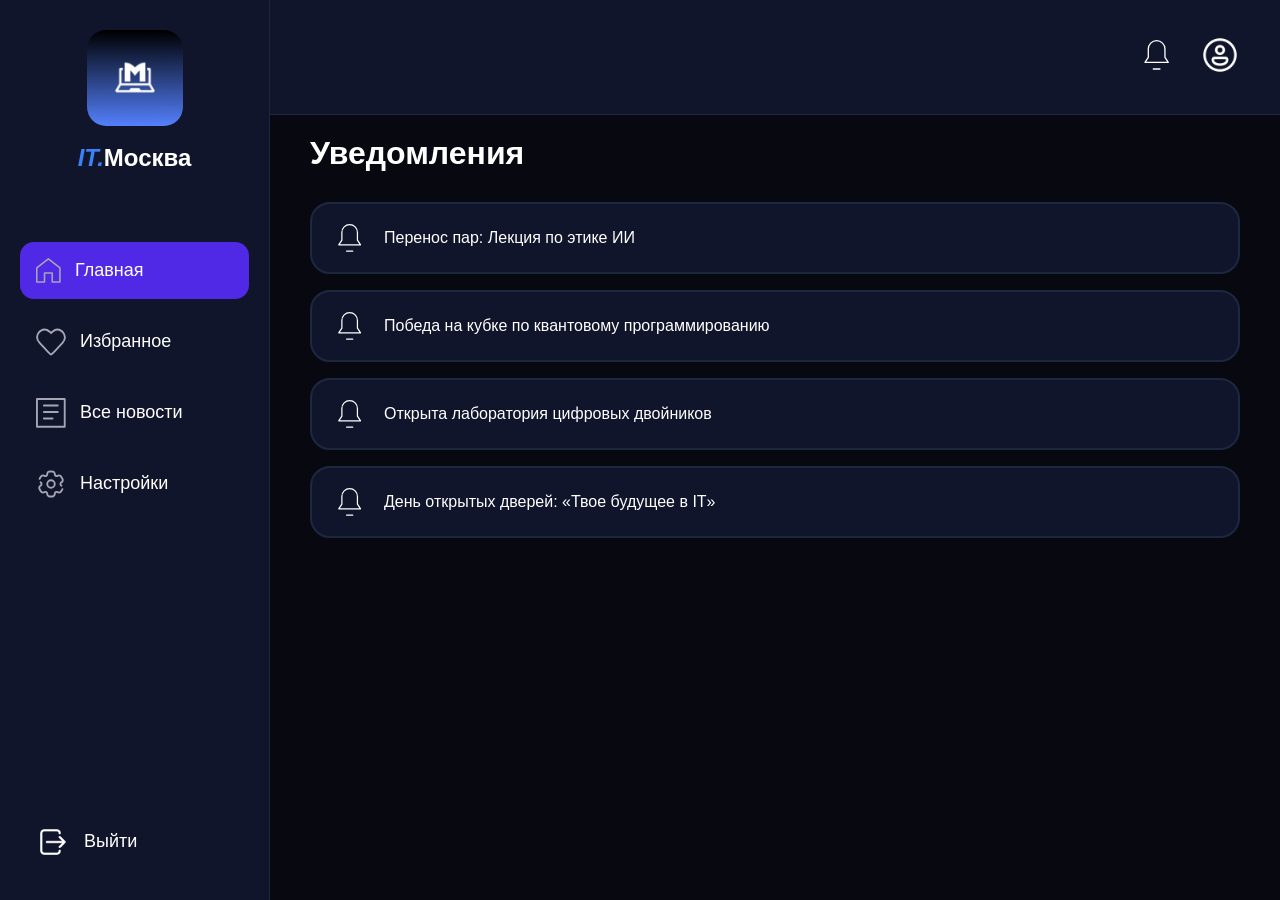
<file: Front/notifications.html>
<!doctype html>
<html lang="ru">
  <head>
    <meta charset="UTF-8" />
    <meta name="viewport" content="width=device-width, initial-scale=1.0" />
    <title>Новостной портал "ИТ.Москва"</title>
    <link rel="stylesheet" href="style/style.css" />
    <link rel="stylesheet" href="style/notifications.css" />
    <link rel="stylesheet" href="style/responsive.css" />
  </head>
  <body>
    <aside class="sidebar">
      <img src="Фото/Лого.svg" alt="Логотип" />
      <h1 class="sidebar-h1"><span class="it">IT.</span>Москва</h1>

      <nav>
        <a class="nav-btn active" href="index.html">
          <img src="Фото/Дом.svg" alt="иконка главная" width="25" height="25" />
          Главная
        </a>

        <a class="nav-btn" href="favorites.html">
          <img
            src="Фото/Избранное.svg"
            alt="иконка избранное"
            width="30"
            height="30"
          />
          Избранное
        </a>

        <a class="nav-btn" href="news.html">
          <img
            src="Фото/новости.svg"
            alt="иконка новости"
            width="30"
            height="30"
          />
          Все новости
        </a>

        <a class="nav-btn" href="settings.html">
          <img
            src="Фото/настройки.svg"
            alt="иконка настройки"
            width="30"
            height="30"
          />
          Настройки
        </a>
      </nav>

      <button class="exit" type="button">
        <img src="Фото/Выход.svg" alt="иконка выход" width="34" height="34" />
        Выйти
      </button>
    </aside>
    <header class="notifications-header">
      <div class="mobile-brand">
        <img src="Фото/Лого.svg" alt="Логотип" />
        <span><span class="it">IT.</span>Москва</span>
      </div>

      <div class="mobile-header-actions">
        <a href="notifications.html">
          <img src="Фото/Уведомления.svg" alt="Уведомления" class="bell" />
        </a>

        <a href="settings.html">
          <img src="Фото/Профиль.svg" alt="Профиль" class="profile" />
        </a>

        <button
          class="mobile-menu-toggle"
          type="button"
          aria-label="Открыть меню"
          aria-expanded="false"
        >
          <svg
            viewBox="0 0 24 24"
            fill="none"
            stroke="currentColor"
            stroke-width="2"
            stroke-linecap="round"
          >
            <path d="M3 6h18"></path>
            <path d="M3 12h18"></path>
            <path d="M3 18h18"></path>
          </svg>
        </button>
      </div>
    </header>
    <div class="mobile-menu-overlay"></div>
    <main>
      <h1>Уведомления</h1>
      <section class="notifications">
        <article
          class="notification"
          onclick="window.location.href = 'article3.html'"
        >
          <img src="Фото/Уведомления.svg" />
          <h2>Перенос пар: Лекция по этике ИИ</h2>
        </article>

        <article
          class="notification"
          onclick="window.location.href = 'article1.html'"
        >
          <img src="Фото/Уведомления.svg" />
          <h2>Победа на кубке по квантовому программированию</h2>
        </article>

        <article
          class="notification"
          onclick="window.location.href = 'article2.html'"
        >
          <img src="Фото/Уведомления.svg" />
          <h2>Открыта лаборатория цифровых двойников</h2>
        </article>

        <article
          class="notification"
          onclick="window.location.href = 'article5.html'"
        >
          <img src="Фото/Уведомления.svg" />
          <h2>День открытых дверей: «Твое будущее в IT»</h2>
        </article>
      </section>
    </main>
    <dialog class="logout-modal" id="logoutModal">
      <p>Вы точно хотите выйти?</p>
      <button class="logout-confirm" type="button">Выйти</button>
      <button class="logout-cancel" type="button">Отмена</button>
    </dialog>
    <script src="script/main.js"></script>
    <script src="script/responsive.js"></script>
  </body>
</html>
</file>
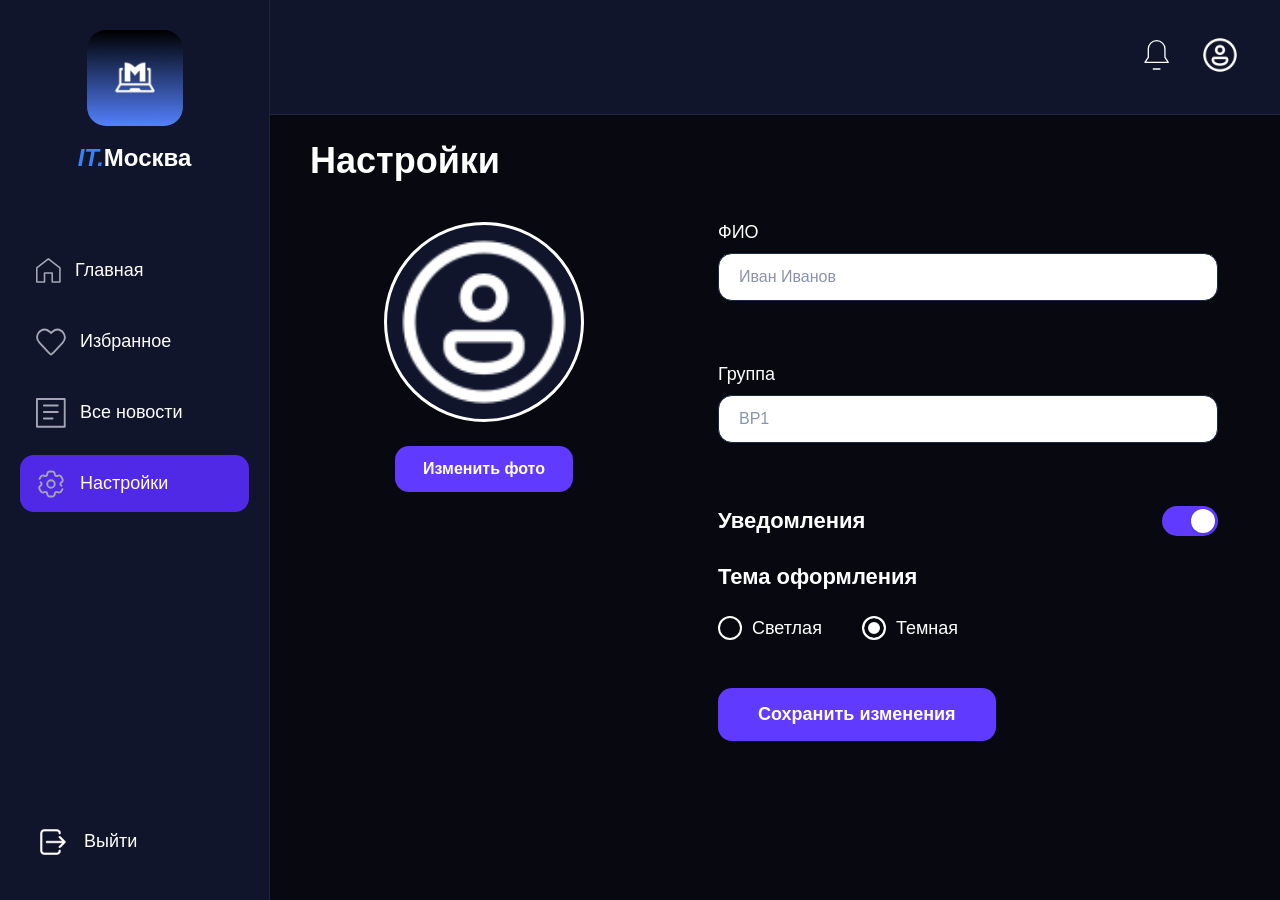
<file: Front/settings.html>
<!doctype html>
<html lang="ru">
  <head>
    <meta charset="UTF-8" />
    <meta name="viewport" content="width=device-width, initial-scale=1.0" />
    <title>Новостной портал "ИТ.Москва"</title>
    <link rel="stylesheet" href="style/style.css" />
    <link rel="stylesheet" href="style/settings.css" />
    <link rel="stylesheet" href="style/responsive.css" />
  </head>
  <body>
    <aside class="sidebar">
      <img src="Фото/Лого.svg" alt="Логотип" />
      <h1 class="sidebar-h1"><span class="it">IT.</span>Москва</h1>

      <nav>
        <a class="nav-btn" href="index.html">
          <img src="Фото/Дом.svg" alt="иконка главная" width="25" height="25" />
          Главная
        </a>

        <a class="nav-btn" href="favorites.html">
          <img
            src="Фото/Избранное.svg"
            alt="иконка избранное"
            width="30"
            height="30"
          />
          Избранное
        </a>

        <a class="nav-btn" href="news.html">
          <img
            src="Фото/новости.svg"
            alt="иконка новости"
            width="30"
            height="30"
          />
          Все новости
        </a>
        <a class="nav-btn active" href="settings.html" aria-current="page">
          <img
            src="Фото/настройки.svg"
            alt="иконка настройки"
            width="30"
            height="30"
          />
          Настройки
        </a>
      </nav>

      <button class="exit" type="button">
        <img src="Фото/Выход.svg" alt="иконка выход" width="34" height="34" />
        Выйти
      </button>
    </aside>
    <header>
      <div class="mobile-brand">
        <img src="Фото/Лого.svg" alt="Логотип" />
        <span><span class="it">IT.</span>Москва</span>
      </div>

      <div class="mobile-header-actions">
        <a href="notifications.html">
          <img src="Фото/Уведомления.svg" alt="Уведомления" class="bell" />
        </a>

        <a href="settings.html">
          <img src="Фото/Профиль.svg" alt="Профиль" class="profile" />
        </a>

        <button
          class="mobile-menu-toggle"
          type="button"
          aria-label="Открыть меню"
          aria-expanded="false"
        >
          <svg
            viewBox="0 0 24 24"
            fill="none"
            stroke="currentColor"
            stroke-width="2"
            stroke-linecap="round"
          >
            <path d="M3 6h18"></path>
            <path d="M3 12h18"></path>
            <path d="M3 18h18"></path>
          </svg>
        </button>
      </div>
    </header>

    <div class="mobile-menu-overlay"></div>
    <main class="settings-page">
      <h1>Настройки</h1>
      <div class="settings-content">
        <div class="avatar-section">
          <div class="avatar-circle">
            <img id="userAvatar" src="Фото/Профиль.svg" alt="avatar" />
          </div>
          <button class="change-photo-btn" type="button" id="changePhotoBtn">
            Изменить фото
          </button>
        </div>
        <div class="settings-form">
          <div class="form-group">
            <label for="fio">ФИО</label>
            <input type="text" id="fio" placeholder="Иван Иванов" />
            <span class="error-message" id="fioError"></span>
          </div>
          <div class="form-group">
            <label for="group">Группа</label>
            <input type="text" id="group" placeholder="ВР1" />
            <span class="error-message" id="groupError"></span>
          </div>
          <div class="form-group toggle-group">
            <span class="toggle-label">Уведомления</span>
            <label class="toggle-switch">
              <input type="checkbox" checked />
              <span class="toggle-slider"></span>
            </label>
          </div>
          <div class="form-group theme-group">
            <span class="theme-label">Тема оформления</span>
            <div class="theme-options">
              <label class="radio-option">
                <input type="radio" name="theme" value="light" />
                <span class="radio-circle"></span>
                Светлая
              </label>
              <label class="radio-option">
                <input type="radio" name="theme" value="dark" checked />
                <span class="radio-circle"></span>
                Темная
              </label>
            </div>
          </div>
          <button class="save-btn" type="button">Сохранить изменения</button>
        </div>
      </div>
    </main>
    <dialog class="logout-modal" id="logoutModal">
      <p>Вы точно хотите выйти?</p>
      <button class="logout-confirm" type="button">Выйти</button>
      <button class="logout-cancel" type="button">Отмена</button>
    </dialog>
    <script src="script/main.js"></script>
    <script src="script/settings.js"></script>
    <script src="script/responsive.js"></script>
  </body>
</html>
</file>
<file: Front/style/style.css>
* {
  box-sizing: border-box;
  margin: 0;
  padding: 0;
}
:root{
  --bg:#080910;
  --text: #fff;
  --block:#11152B;
  --border:#1c2740;
  --border2:#1e2a45;
  --btn: #603BFF;
  --btn-hover:#5029e6;
  --subtext:#A5A5B5;
  --muted:#8a93ad;
  --active-bg:#242044;
  --hover-bg:#1a2338;
}
body.light-theme{
  --bg:#f1f1f1;
  --text:#000000;
  --block:#ffffff;
  --border:#e0e0e0;
  --border2:#d0d0d0;
  --active-bg:#e8e4ff;
  --hover-bg:#f5f5f5;
  --muted:#888;
  --subtext:#555;

}
body {
  background: var(--bg);
  color:var(--text);
  font-family: "Inter", sans-serif;
}

button {
  font-family: inherit;
  cursor: pointer;
}

.sidebar {
  position: fixed;
  top: 0;
  left: 0;
  bottom: 0;
  width: 270px;
  display: flex;
  flex-direction: column;
  align-items: center;
  padding: 30px 20px;
  background: var(--block);
  border-right: 1px solid var(--border);
}

.sidebar > img {
  width: 96px;
  height: 96px;
}

.sidebar-h1 {
  margin: 18px 0 70px;
  font-size: 24px;
}

.it {
  color: #3b82f6;
  font-style: italic;
}

.sidebar nav {
  width: 100%;
  display: flex;
  flex-direction: column;
  gap: 14px;
}

.nav-btn,
.exit {
  width: 100%;
  height: 57px;
  display: flex;
  align-items: center;
  gap: 14px;
  padding: 13px 16px;
  border: none;
  border-radius: 14px;
  background: transparent;
  color: var(--text);
  font-size: 18px;
  text-align: left;
  text-decoration: none;
}

.nav-btn.active {
  background: var(--btn-hover);
}

.nav-btn:hover,
.exit:hover {
  background: var(--active-bg);
}

.exit {
  margin-top: auto;
}

header {
  left: 270px;
  right: 0;
  height: 115px;
  display: flex;
  align-items: center;
  justify-content: flex-end;
  gap: 28px;
  padding: 0 40px;
  background: var(--block);
  border-bottom: 1px solid var(--border);
}

.bell {
  width: 30px;
  height: 30px;
  cursor: pointer;
}

.profile {
  width: 40px;
  height: 40px;
  cursor: pointer;
}

main {
  margin-left: 270px;
  padding: 25px 40px 40px;
}

.slider {
  position: relative;
  background: var(--block);
  border: 1px solid var(--border2);
  border-radius: 24px;
  overflow: hidden;
}

.slide {
  display: none;
  grid-template-columns: 1.15fr 0.85fr;
  grid-template-rows: auto auto 1fr;
  gap: 16px 30px;
  padding: 24px;
  min-height: 378px;
}

.slide.active {
  display: grid;
}

.slide img {
  grid-column: 1;
  grid-row: 1 / 4;
  width: 100%;
  height: 330px;
  object-fit: cover;
  border-radius: 18px;
}

.slide h2 {
  grid-column: 2;
  font-size: 26px;
  line-height: 1.3;
}

.slide p {
  grid-column: 2;
  color: var(--subtext);
  font-size: 16px;
  line-height: 1.6;
}

.slide button {
  grid-column: 2;
  justify-self: end;
  align-self: end;
  padding: 15px 28px;
  border: none;
  border-radius: 14px;
  background: var(--btn);
  color: #ffffff;
  font-size: 18px;
}

.slide button:hover {
  background: var(--btn-hover);
}

.arrow-back,
.arrow-next {
  position: absolute;
  top: 50%;
  margin-top: -22px;
  width: 44px;
  height: 44px;
  border: 1px solid #2a3757;
  border-radius: 50%;
  background: rgba(13, 18, 32, 0.8);
  color: #ffffff;
  font-size: 18px;
}

.arrow-back { 
  left: 14px; 
}

.arrow-next {
  right: 14px; 
}

.arrow-back:hover,
.arrow-next:hover {
  background: var(--btn);
}

.dots {
  display: flex;
  justify-content: center;
  gap: 10px;
  margin: 16px 0 34px;
}

.dot {
  width: 10px;
  height: 10px;
  padding: 0;
  border: 1px solid var(--muted);
  border-radius: 50%;
  background: transparent;
}

.dot.active {
  background: var(--text);
  border-color: var(--text);
}

.news {
  display: grid;
  grid-template-columns: 1fr 1fr;
  gap: 24px;
}

.news h2 {
  grid-column: 1;
  font-size: 30px;
}

.news > a {
  grid-column: 2;
  justify-self: end;
  align-self: center;
  display: flex;
  align-items: center;
  gap: 10px;
  color: var(--text);
  font-size: 18px;
  text-decoration: none;
}

.news > a:hover {
  color: var(--btn);
}

.news > a img {
  width: 24px;
  height: 24px;
}

.card {
  display: grid;
  grid-template-columns: auto auto 1fr;
  grid-template-rows: auto auto 1fr auto;
  grid-template-areas:
    "photo photo photo"
    "title title title"
    "space space space"
    "date  time  heart";
  gap: 12px 16px;
  min-height: 360px;
  padding: 16px;
  background: var(--block);
  border: 1px solid var(--border2);
  border-radius: 20px;
}

.card > img {
  grid-area: photo;
  width: 100%;
  height: 200px;
  object-fit: cover;
  border-radius: 14px;
}

.card h3 {
  grid-area: title;
  font-size: 18px;
  line-height: 1.4;
}

.card time {
  align-self: center;
  color: var(--subtext);
  font-size: 18px;
}

.card time:first-of-type {
     grid-area: date; 
}

.card time:last-of-type {
     grid-area: time; 
}

.heart {
  grid-area: heart;
  justify-self: end;
  width: 42px;
  height: 42px;
  display: grid;
  place-items: center;
  border: none;
  background: transparent;
}

.heart svg {
  width: 30px;
  height: 30px;
  fill: none;
  stroke: var(--text);
  stroke-width: 2;
}


.heart.active svg {
  fill:var(--text);
}


.logout-modal {
  width: 400px;
  max-width: 90%;
  margin: auto;
  padding: 30px;
  border: 1px solid var(--border2);
  border-radius: 20px;
  background:var(--block);
  color: var(--text);
  grid-template-columns: 1fr 1fr;
  gap: 16px;
}

.logout-modal[open] {
  display: grid;
}

.logout-modal::backdrop {
  background: rgba(0, 0, 0, 0.6);
}

.logout-modal p {
  grid-column: 1 / -1;
  margin: 0 0 8px;
  text-align: center;
  font-size: 20px;
}

.logout-modal button {
  padding: 13px 0;
  border: none;
  border-radius: 12px;
  color: #ffffff;
  font-size: 16px;
  font-weight: 600;
}

.logout-confirm {
  background: #3b82f6;
}

.logout-confirm:hover {
  background: #2f6fe0;
}

.logout-cancel {
  background: #ef4444;
}

.logout-cancel:hover {
  background: #d63b3b;
}
.error-message {
  color: #ef4444;
  font-size: 14px;
  margin-top: 5px;
  display: block;
  min-height: 20px;
}
body.light-theme .nav-btn img,
body.light-theme .exit img {
  filter: brightness(0) !important;
}

body.light-theme .nav-btn.active img {
  filter: brightness(0) !important;
}

body.light-theme .bell,
body.light-theme .profile {
  filter: brightness(0) !important;
}
body {
    animation: появление 0.4s ease;
}

@keyframes появление {
    from {
        opacity: 0;
    }
    to {
        opacity: 1;
    }
}
</file>
<file: Front/style/responsive.css>
.mobile-brand,
.mobile-menu-toggle,
.mobile-menu-overlay {
  display: none;
}

.mobile-header-actions {
  display: flex;
  align-items: center;
  gap: 28px;
}

img,
video {
  max-width: 100%;
}

@media (max-width: 1024px) {
  .sidebar {
    width: 230px;
    padding-left: 16px;
    padding-right: 16px;
  }
  header {
    left: 230px;
  }
  main {
    margin-left: 230px;
    padding-left: 28px;
    padding-right: 28px;
  }
  .selection-actions {
    padding-left: 28px;
    padding-right: 28px;
  }
  body.news-page header {
    margin-left: 230px;
  }
  body.news-page main {
    margin-left: 230px;
  }
  .slide {
    gap: 14px 20px;
  }
  .article-header {
    grid-template-columns: minmax(0, 1fr) minmax(0, 1.4fr);
  }
  .article-header img {
    width: 100%;
    height: auto;
    aspect-ratio: 16 / 10;
  }
}

@media (max-width: 767px) {
  html,
  body {
    min-width: 320px;
  }
  body {
    overflow-x: hidden;
  }

  .sidebar {
    position: fixed;
    z-index: 1002;
    top: 0;
    left: 0;
    bottom: 0;
    width: min(290px, 82vw);
    height: 100dvh;
    padding: 28px 18px 22px;
    align-items: flex-start;
    transform: translateX(-105%);
    transition: transform 0.25s ease;
    box-shadow: 12px 0 35px rgba(0, 0, 0, 0.28);
  }
  body.menu-open .sidebar {
    transform: translateX(0);
  }
  .sidebar > img {
    width: 64px;
    height: 64px;
    align-self: flex-start;
  }
  .sidebar-h1 {
    margin: 10px 0 30px;
    font-size: 21px;
  }
  .sidebar nav {
    gap: 8px;
  }
  .nav-btn,
  .exit {
    height: 50px;
    font-size: 16px;
    border-radius: 12px;
  }
  .mobile-menu-overlay {
    display: block;
    position: fixed;
    z-index: 1001;
    inset: 0;
    background: rgba(0, 0, 0, 0.58);
    opacity: 0;
    visibility: hidden;
    transition: 0.2s ease;
  }
  body.menu-open .mobile-menu-overlay {
    opacity: 1;
    visibility: visible;
  }

  header,
  body.news-page header {
    position: relative;
    left: auto;
    right: auto;
    top: auto;
    width: 100%;
    height: auto;
    min-height: 104px;
    margin: 0;
    padding: 12px 18px 14px;
    display: grid;
    grid-template-columns: minmax(0, 1fr) auto;
    grid-template-areas:
      "brand actions"
      "search search";
    align-items: center;
    gap: 12px;
    background: var(--bg);
    border: 0;
  }
  .mobile-brand {
    grid-area: brand;
    display: flex;
    align-items: center;
    gap: 10px;
    min-width: 0;
  }
  .mobile-brand img {
    width: 42px;
    height: 42px;
    object-fit: contain;
  }
  .mobile-brand span {
    color: var(--text);
    font-size: 19px;
    font-weight: 600;
  }
  .mobile-brand .it {
    color: #3b82f6;
    font-style: italic;
  }
  .mobile-header-actions,
  .header-right {
    grid-area: actions;
    display: flex;
    align-items: center;
    justify-content: flex-end;
    gap: 16px;
  }
  .mobile-menu-toggle {
    display: grid;
    place-items: center;
    width: 34px;
    height: 34px;
    padding: 0;
    border: 0;
    background: transparent;
    color: var(--text);
    cursor: pointer;
  }
  .mobile-menu-toggle svg {
    width: 25px;
    height: 25px;
  }
  .bell {
    width: 24px;
    height: 24px;
  }
  .profile {
    display: block;
    width: 28px;
    height: 28px;
  }

  body.news-page header {
    grid-template-areas: "brand actions" "search search";
  }
  body.news-page .header-left {
    grid-area: search;
    width: 100%;
    min-width: 0;
  }
  body.news-page .header-right {
    grid-area: actions;
  }
  .search-container {
    max-width: none;
    width: 100%;
  }
  .search {
    height: 44px;
    border-radius: 22px;
    font-size: 13px;
  }
  .search-container input {
    padding-left: 44px;
  }
  .search-icon {
    left: 14px;
    width: 18px;
    height: 18px;
  }

  main,
  body.news-page main {
    margin: 0;
    padding: 18px 16px 30px;
    width: 100%;
  }
  .slider {
    border-radius: 18px;
  }
  .slide,
  .slide.active {
    display: none;
    position: relative;
    min-height: 0;
    height: auto;
    padding: 10px;
    grid-template-columns: 1fr;
    grid-template-rows: auto;
    gap: 0;
  }
  .slide.active {
    display: grid;
  }
  .slide img {
    grid-column: 1;
    grid-row: 1;
    width: 100%;
    height: auto;
    aspect-ratio: 16 / 9;
    border-radius: 13px;
  }
  .slide h2 {
    grid-column: 1;
    grid-row: 1;
    align-self: end;
    z-index: 1;
    margin: 0;
    padding: 0 8px 10px;
    max-width: 72%;
    color: #fff;
    font-size: clamp(15px, 4vw, 19px);
    line-height: 1.2;
    text-shadow: 0 1px 5px rgba(0, 0, 0, 0.8);
  }
  .slide p {
    display: none;
  }
  .slide button {
    grid-column: 1;
    grid-row: 1;
    z-index: 2;
    align-self: end;
    justify-self: end;
    margin: 0 5px 8px 0;
    padding: 9px 13px;
    border-radius: 10px;
    font-size: 12px;
  }
  .arrow-back,
  .arrow-next {
    z-index: 3;
    top: 50%;
    width: 25px;
    height: 25px;
    margin-top: -12px;
    font-size: 13px;
  }
  .arrow-back {
    left: 7px;
  }
  .arrow-next {
    right: 7px;
  }
  .dots {
    margin: 12px 0 25px;
    gap: 9px;
  }
  .dot {
    width: 8px;
    height: 8px;
  }

  .news {
    grid-template-columns: minmax(0, 1fr) auto;
    gap: 14px 8px;
  }
  .news h2 {
    font-size: 20px;
  }
  .news > a {
    font-size: 13px;
    gap: 5px;
  }
  .news > a img {
    width: 17px;
    height: 17px;
  }
  .card {
    grid-column: 1 / -1;
    min-height: 0;
    padding: 9px;
    gap: 8px 12px;
    border-radius: 16px;
    grid-template-rows: auto auto auto;
  }
  .card > img {
    height: auto;
    aspect-ratio: 16 / 9;
    border-radius: 12px;
  }
  .card h3 {
    font-size: 14px;
    line-height: 1.3;
  }
  .card time {
    font-size: 12px;
  }
  .heart {
    width: 32px;
    height: 32px;
  }
  .heart svg {
    width: 24px;
    height: 24px;
  }

  .main-title {
    font-size: 24px;
    margin: 6px 0 14px;
  }
  .filters {
    display: flex;
    flex-wrap: nowrap;
    align-items: center;
    gap: 7px;
    margin: 12px 0 18px;
    overflow-x: auto;
    padding-bottom: 4px;
    scrollbar-width: none;
  }
  .filters::-webkit-scrollbar {
    display: none;
  }
  .filter-btn {
    flex: 0 0 auto;
    padding: 7px 13px;
    font-size: 12px;
    white-space: nowrap;
  }
  .filter-icon {
    width: 28px;
    height: 28px;
    margin-left: auto;
  }
  .cards {
    grid-template-columns: minmax(0, 1fr);
    gap: 14px;
  }
  .new {
    min-height: 0;
    padding: 9px;
    gap: 8px 12px;
    border-radius: 16px;
    grid-template-rows: auto auto auto;
  }
  .new > img {
    height: auto;
    aspect-ratio: 16 / 9;
    border-radius: 12px;
  }
  .new h3 {
    font-size: 14px;
    line-height: 1.3;
  }
  .new time {
    font-size: 12px;
  }
  .new .heart {
    width: 32px;
    height: 32px;
  }
  .new .heart svg {
    width: 24px;
    height: 24px;
  }

  .filter-modal {
    width: calc(100% - 24px);
    max-width: 420px;
    max-height: 88dvh;
    overflow-y: auto;
    padding: 18px 14px;
    border-radius: 18px;
  }
  .filter-modal h2 {
    font-size: 23px;
    margin-bottom: 18px;
  }
  .filter-modal h3 {
    font-size: 17px;
    margin: 18px 0 9px;
  }
  .filter-columns {
    grid-template-columns: 1fr;
    gap: 8px;
    margin-top: 12px;
  }
  .filter-group,
  .filter-input {
    max-width: none;
    width: 100%;
  }
  .filter-input,
  .filter-select {
    min-height: 42px;
    font-size: 14px;
  }
  .checkbox-label {
    padding: 5px 0;
    font-size: 14px;
  }
  .checkbox-label input[type="checkbox"] {
    width: 17px;
    height: 17px;
  }
  .filter-actions {
    display: flex;
    gap: 10px;
  }
  .filter-actions button {
    flex: 1;
    min-width: 0;
    padding: 10px 8px;
    font-size: 13px;
  }

  .favorites-grid {
    grid-template-columns: minmax(0, 1fr);
    gap: 14px;
  }
  .favorite-item {
    gap: 8px;
    align-items: center;
  }
  .favorite-checkbox {
    width: 19px;
    height: 19px;
  }
  .favorite-card {
    min-width: 0;
  }
  .favorite-card .card,
  .favorite-card .new {
    width: 100%;
  }
  .selection-actions {
    margin: 18px 16px 28px;
    padding: 0;
    gap: 9px;
    flex-direction: column;
    align-items: stretch;
  }
  .btn-delete-selected,
  .btn-clear {
    width: 100%;
    min-height: 42px;
    font-size: 13px;
  }

  .settings-page h1 {
    font-size: 24px;
    margin: 8px 0 22px;
  }
  .settings-content {
    grid-template-columns: minmax(0, 1fr);
    gap: 24px;
  }
  .avatar-section {
    gap: 12px;
  }
  .avatar-circle {
    width: 112px;
    height: 112px;
  }
  .change-photo-btn {
    padding: 9px 17px;
    border-radius: 10px;
    font-size: 13px;
  }
  .settings-form {
    gap: 19px;
  }
  .form-group {
    gap: 7px;
  }
  .form-group label,
  .toggle-label {
    font-size: 15px;
  }
  .form-group input[type="text"] {
    width: 100%;
    max-width: none;
    padding: 11px 13px;
    border-radius: 10px;
    font-size: 14px;
  }
  .toggle-group {
    max-width: none;
  }
  .toggle-switch {
    width: 48px;
    height: 26px;
  }
  .toggle-slider::before {
    width: 20px;
    height: 20px;
  }
  .toggle-switch input:checked + .toggle-slider::before {
    transform: translateX(22px);
  }
  .theme-label {
    font-size: 15px;
    margin-bottom: 12px;
  }
  .theme-options {
    gap: 22px;
    flex-wrap: wrap;
  }
  .radio-option {
    gap: 7px;
    font-size: 14px;
  }
  .radio-circle {
    width: 19px;
    height: 19px;
  }
  .save-btn {
    align-self: stretch;
    margin-top: 4px;
    padding: 12px 18px;
    border-radius: 11px;
    font-size: 14px;
  }

  .article-page {
    padding-top: 8px;
  }
  .back-link {
    margin: 0 0 16px;
    font-size: 15px;
  }
  .article-header {
    display: flex;
    flex-direction: column;
    gap: 14px;
    margin-bottom: 14px;
  }
  .article-header img {
    width: 100%;
    height: auto;
    aspect-ratio: 16 / 9;
    border-radius: 16px;
  }
  .article-header h1 {
    font-size: 19px;
    line-height: 1.3;
  }
  .article-meta {
    gap: 10px 14px;
    padding: 4px 0 14px;
    margin-bottom: 14px;
  }
  .meta-item {
    gap: 6px;
    font-size: 12px;
  }
  .meta-item img {
    width: 16px;
    height: 16px;
  }
  .tag {
    padding: 5px 12px;
    font-size: 11px;
  }
  .article-meta .heart {
    margin-left: auto;
  }
  .article-body h2 {
    font-size: 19px;
    margin-bottom: 9px;
  }
  .article-body p {
    font-size: 14px;
    line-height: 1.55;
  }

  .logout-modal {
    max-width: calc(100% - 32px);
  }
}

@media (max-width: 380px) {
  header,
  body.news-page header {
    padding-left: 14px;
    padding-right: 14px;
  }
  main,
  body.news-page main {
    padding-left: 12px;
    padding-right: 12px;
  }
  .mobile-brand span {
    font-size: 17px;
  }
  .mobile-brand img {
    width: 38px;
    height: 38px;
  }
  .slide h2 {
    font-size: 14px;
  }
  .slide button {
    padding: 8px 10px;
    font-size: 11px;
  }
  .filter-btn {
    padding: 7px 10px;
  }
  .notifications-header {
    grid-template-areas: "brand actions";
    grid-template-rows: auto;
    min-height: 74px;
}
}

@media (max-width: 767px) {
  * {
    box-sizing: border-box;
  }

  html,
  body {
    width: 100%;
    max-width: 100%;
    overflow-x: hidden;
  }

  body.menu-open {
    overflow: hidden;
  }

  .sidebar {
    display: flex;
    z-index: 1002;
  }

  .mobile-menu-overlay {
    z-index: 1001;
  }

  header {
    position: relative;
    z-index: 10;
  }

  .mobile-brand {
    display: flex;
    min-width: 0;
  }

  .mobile-brand img {
    flex-shrink: 0;
  }

  .mobile-brand span {
    white-space: nowrap;
  }

  .mobile-header-actions {
    display: flex;
    flex-shrink: 0;
  }

  .mobile-menu-toggle {
    flex-shrink: 0;
  }

  main {
    width: 100%;
    min-width: 0;
  }

  .slider,
  .news,
  .cards,
  .settings-content,
  .article-page,
  .favorites-grid {
    min-width: 0;
    max-width: 100%;
  }

  img {
    max-width: 100%;
  }
}
</file>
<file: Front/style/article.css>
.article-page {
    max-width: 100%;
}

.back-link {
    display: inline-flex;
    align-items: center;
    gap: 8px;
    color: white;
    text-decoration: none;
    font-size: 18px;
    margin-bottom: 24px;
}

.back-link:hover {
    color: #7c5cfc;
}

.article-header {
    display: grid;
    grid-template-columns: 1fr 2fr;
    gap: 10px;
    margin-bottom: 30px;
}
.article-header img {
    width: 448px;
    height: 277px;
    object-fit: cover;
    border-radius: 20px;
}

.article-header h1 {
    font-size: 32px;
    line-height: 1.3;
    justify-self: start;
    text-align: left;
}

.article-meta {
    display: flex;
    align-items: center;
    gap: 24px;
    flex-wrap: wrap;
    padding: 20px 0;  
    margin-bottom: 30px;
}

.meta-item {
    display: flex;
    align-items: center;
    gap: 10px;
    color: #a7b0c7;
    font-size: 18px;
}

.tag {
    padding: 8px 20px;
    border-radius: 20px;
    background: #7c5cfc;
    color: white;
    font-size: 16px;
    font-weight: 600;
}

.article-meta .heart {
    margin-left: auto;

}

.article-body {
    max-width: 100%;
}

.article-body h2 {
    font-size: 28px;
    margin-bottom: 16px;
}

.article-body p {
    color: #a7b0c7;
    font-size: 18px;
    line-height: 1.7;
}
body.light-theme .avatar-circle img {
  filter: brightness(0);
}

body.light-theme .avatar-circle {
  background: #E8E8E8;
  border-color: #000000;
}

body.light-theme .bell,
body.light-theme .profile {
  filter: brightness(0) !important;
}

body.light-theme .toggle-slider {
  background: #cccccc;
}
body.light-theme .toggle-slider::before {
  background: #ffffff;
  box-shadow: 0 1px 3px rgba(0, 0, 0, 0.3);
}

body.light-theme .toggle-switch input:checked + .toggle-slider {
  background: var(--btn);
}

body.light-theme .toggle-switch input:checked + .toggle-slider::before {
  background: #ffffff;
}

body.light-theme .form-group input[type="text"] {
  border-color: #cccccc;
}

body.light-theme .form-group input[type="text"]:focus {
  border-color: var(--btn);
}
body.light-theme .back-link{
    color:#000000;
}
body.light-theme .back-link img{
    filter: brightness(0);
}
body.light-theme .meta-item img {
    filter: brightness(0) invert(0.3);
}
body.light-theme .meta-item{
    color:#555555;
}
body.light-theme .article-header h1{
    color:#000000;
}
body.ligth-theme .article-body h2{
    color:#000000;
}
body.ligth-theme .article-body p{
    color:#444;
}
body.ligth-theme .article-meta .heart svg{
    stroke:#000000;
}
body.ligth-theme .article-meta .heart .active svg{
    fill:#000000;
}
</file>
<file: Front/style/news.css>
body.news-page header {
  display: flex;
  justify-content: space-between;
  align-items: center;
  padding: 0 30px;
  margin-left: 270px;
  height: 115px;
  background: #11152b;
  border-bottom: 1px solid #1c2740;
}
.header-left {
  display: flex;
  align-items: center;
  flex: 1;
  min-width: 0;
}

.header-right {
  display: flex;
  align-items: center;
  gap: 20px;
  flex-shrink: 0;
}

.search-container {
  position: relative;
  display: flex;
  align-items: center;
  width: 100%;
  max-width: 837px;
}

.search-container input {
  width: 100%;
  padding-left: 55px;
}

.search-icon {
  position: absolute;
  left: 18px;
  width: 20px;
  height: 20px;
  pointer-events: none;
}

.search {
  border-radius: 20px;
  background-color: #141a39;
  height: 55px;
  color: #ffffff;
  border: none;
  font-size: 14px;
}
.search:focus {
  outline: none;
  border: none;
  box-shadow: none;
}
.search-container input:focus {
  outline: none;
  border: none;
  box-shadow: none;
}
.search::placeholder {
  color: #a5a5b5;
  font-size: 14px;
}

.bell {
  width: 30px;
  height: 30px;
  display: block;
}

.profile {
  width: 40px;
  height: 40px;
  display: block;
}

main {
  margin-left: 270px;
  padding: 30px;
}

.filters {
  display: flex;
  gap: 14px;
  flex-wrap: wrap;
  margin-bottom: 30px;
  margin-top: 20px;
}

.filter-btn {
  padding: 10px 24px;
  border: 1px solid #2a3757;
  border-radius: 20px;
  background-color: #1a2340;
  color: white;
  font-size: 16px;
  cursor: pointer;
  transition: 0.2s;
}

.filter-btn:hover {
  background: #243055;
}

.filter-btn.active {
  background: #ffffff;
  color: #0d1220;
  border-color: #ffffff;
}

.cards {
  display: grid;
  grid-template-columns: repeat(2, 1fr);
  gap: 24px;
}

.new {
  display: grid;
  grid-template-columns: auto auto 1fr;
  grid-template-rows: auto auto 1fr auto;
  grid-template-areas:
    "photo photo photo"
    "title title title"
    "space space space"
    "date  time  heart";
  gap: 12px 16px;
  min-height: 360px;
  padding: 16px;
  background: var(--block);
  border: 1px solid var(--border2);
  border-radius: 20px;
}

.new > img {
  grid-area: photo;
  width: 100%;
  height: 200px;
  object-fit: cover;
  border-radius: 14px;
}

.new h3 {
  grid-area: title;
  font-size: 18px;
  line-height: 1.4;
}

.new time {
  align-self: center;
  color: var(--subtext);
  font-size: 18px;
}

.new time:first-of-type {
  grid-area: date;
}

.new time:last-of-type {
  grid-area: time;
}

.heart {
  grid-area: heart;
  justify-self: end;
  width: 42px;
  height: 42px;
  display: grid;
  place-items: center;
  border: none;
  background: transparent;
}

.heart svg {
  width: 30px;
  height: 30px;
  fill: none;
  stroke: var(--text);
  stroke-width: 2;
}

.heart.active svg {
  fill: var(--text);
}
.new.hidden {
  display: none;
}

.empty {
  display: none;
  justify-content: center;
  align-items: center;
  min-height: 400px;
  color: #8a93ad;
  font-size: 22px;
}

.empty.show {
  display: flex;
}

.filter-modal {
  width: min(900px, 95%);
  margin: auto;
  padding: 30px;
  border: 1px solid #2a3757;
  border-radius: 20px;
  background: #1a1f3a;
  color: #ffffff;
}

.filter-modal::backdrop {
  background: rgba(0, 0, 0, 0.6);
}

.filter-modal h2 {
  font-size: 26px;
  margin-bottom: 20px;
}

.filter-modal h3 {
  font-size: 18px;
  margin: 16px 0 10px;
}

.filter-group {
  position: relative;
  width: 100%;
  max-width: 300px;
}
.filters {
  display: flex;
  align-items: center;
  gap: 15px;
}

.filter-icon {
  width: 50px;
  height: 50px;
  cursor: pointer;
  object-fit: contain;
  margin-left: auto;
  flex-shrink: 0;
}
.filter-select {
  appearance: none;
  -webkit-appearance: none;
  -moz-appearance: none;
  width: 100%;
  padding: 12px 40px 12px 16px;
  border: 1px solid #2a3757;
  border-radius: 12px;
  background: #11152b;
  color: #ffffff;
  font-size: 15px;
  cursor: pointer;
}

.filter-select option {
  background: #11152b;
}

.select-arrow {
  position: absolute;
  right: 14px;
  top: 50%;
  transform: translateY(-50%);
  width: 16px;
  height: 16px;
  color: #ffffff;
  pointer-events: none;
}

.filter-columns {
  display: grid;
  grid-template-columns: 1fr 1fr;
  gap: 40px;
  margin-top: 20px;
}

.checkbox-label {
  display: flex;
  align-items: center;
  gap: 12px;
  padding: 10px 0;
  cursor: pointer;
  font-size: 16px;
  border-radius: 5px;
}

.checkbox-label input[type="checkbox"] {
  width: 20px;
  height: 20px;
  accent-color: #7c5cfc;
  cursor: pointer;
}

.filter-input {
  width: 100%;
  max-width: 300px;
  padding: 12px 16px;
  border: 1px solid #2a3757;
  border-radius: 12px;
  background: #11152b;
  color: #ffffff;
  font-size: 15px;
}

.filter-input::placeholder {
  color: #8a93ad;
}

.filter-actions {
  display: flex;
  justify-content: flex-end;
  gap: 14px;
  margin-top: 30px;
}

.btn-reset,
.btn-apply {
  padding: 12px 28px;
  border: none;
  border-radius: 12px;
  font-size: 16px;
  font-weight: 600;
  cursor: pointer;
}

.btn-reset {
  background: rgba(145, 117, 255, 0.18);
  color: #ffffff;
}

.btn-reset:hover {
  background: #3a4a70;
}

.btn-apply {
  background: #603bff;
  color: #ffffff;
}

.btn-apply:hover {
  background: #6a49f2;
}

body.light-theme.news-page header {
  background: var(--block);
  border-bottom: 1px solid var(--border);
}

body.light-theme .filter-btn {
  background: var(--block);
  color: var(--text);
  border-color: var(--border2);
}

body.light-theme .filter-btn:hover {
  background: var(--hover-bg);
}

body.light-theme .filter-btn.active {
  background: var(--btn);
  color: #ffffff;
  border-color: var(--btn);
}
body.light-theme .search {
  background: #e8e8e8;
  color: #222222;
  border: 1px solid #d0d0d0;
}

body.light-theme .search::placeholder {
  color: #777777;
}

body.light-theme .search-icon {
  filter: brightness(0);
}
.search::-webkit-search-cancel-button {
  -webkit-appearance: none;
  display: none;
}

.search-clear {
  position: absolute;
  right: 16px;
  top: 50%;
  transform: translateY(-50%);

  width: 24px;
  height: 24px;
  padding: 0;

  border: none;
  border-radius: 50%;

  background: #2a3757;
  color: #ffffff;

  cursor: pointer;

  display: none;
  align-items: center;
  justify-content: center;

  font-size: 18px;
}

.search-clear:hover {
  background: #7c5cfc;
}

.search-container.has-value .search-clear {
  display: flex;
}

.search-container.has-value .search {
  padding-right: 50px;
}
body.light-theme .filter-modal {
  background: #ffffff;
  color: #1a1a1a;
  border-color: #d0d0d0;
}

body.light-theme .filter-modal::backdrop {
  background: rgba(0, 0, 0, 0.4);
}

body.light-theme .filter-modal h2,
body.light-theme .filter-modal h3 {
  color: #1a1a1a;
}

body.light-theme .filter-select,
body.light-theme .filter-input {
  background: #f5f5f5;
  color: #1a1a1a;
  border-color: #d0d0d0;
}

body.light-theme .filter-select option {
  background: #ffffff;
  color: #1a1a1a;
}

body.light-theme .select-arrow {
  color: #1a1a1a;
}

body.light-theme .filter-input::placeholder {
  color: #888888;
}

body.light-theme .checkbox-label {
  color: #1a1a1a;
}

body.light-theme .btn-reset {
  background: #e8e8f0;
  color: #1a1a1a;
}

body.light-theme .btn-reset:hover {
  background: #d8d8e0;
}

body.light-theme .btn-apply {
  background: #603bff;
  color: #ffffff;
}

body.light-theme .btn-apply:hover {
  background: #4a2be0;
}

body.light-theme .empty {
  color: #888888;
}

body.light-theme .search-clear {
  background: #d0d0d0;
  color: #333333;
}

body.light-theme .search-clear:hover {
  background: #603bff;
  color: #ffffff;
}

body.light-theme .new {
  background: #ffffff;
  border-color: #e0e0e0;
  color: #1a1a1a;
}

body.light-theme .new h3 {
  color: #1a1a1a;
}

body.light-theme .new time {
  color: #666666;
}

body.light-theme .heart svg {
  stroke: #1a1a1a;
}

body.light-theme .heart.active svg {
  fill: #603bff;
  stroke: #603bff;
}

body.light-theme .main-title {
  color: #1a1a1a;
}
body.light-theme .filter-icon {
  filter: brightness(0); 
}
</file>
<file: Front/style/favorites.css>
main {
  margin-left: 270px;
  padding: 25px 40px 40px;
}

.news {
  display: grid;
  grid-template-columns: 1fr 1fr;
  gap: 24px;
}

.news h2 {
  grid-column: 1;
  font-size: 30px;
}

.news > a {
  grid-column: 2;
  justify-self: end;
  align-self: center;
  display: flex;
  align-items: center;
  gap: 10px;
  color: var(--text);
  font-size: 18px;
  text-decoration: none;
}

.news > a:hover {
  color: var(--btn);
}

.news > a img {
  width: 24px;
  height: 24px;
}
.favorites-grid {
  grid-column: 1 / -1;
  display: grid;
  grid-template-columns: repeat(2, minmax(0, 1fr));
  gap: 24px;
}

.favorite-item {
  position: relative;
  display: flex;
  align-items: center;
  gap: 14px;
}

.favorite-checkbox {
  appearance: none;
  flex-shrink: 0;
  width: 25px;
  height: 25px;
  border: 2px solid var(--text);
  border-radius: 5px;
  cursor: pointer;
  display: grid;
  place-items: center;
}

.favorite-checkbox:checked {
  background: var(--btn);
  border-color: var(--btn);
}

.favorite-checkbox:checked::after {
  content: "✓";
  color: white;
  font-size: 18px;
  font-weight: bold;
}

.favorite-card {
  position: relative;
  flex: 1;
  min-width: 0;
}

.favorite-card .heart.active svg {
  fill: #ffffff;
  stroke: #ffffff;
}

.favorite-details-btn {
  grid-column: 1 / -1;
  padding: 11px 18px;
  border: none;
  border-radius: 10px;
  background: var(--btn);
  color: white;
  cursor: pointer;
}

.favorite-details {
  grid-column: 1 / -1;
  padding: 16px 0;
  color: var(--subtext);
  line-height: 1.6;
}

.favorite-details[hidden] {
  display: none;
}

.favorite-details .tag {
  display: inline-block;
  margin-bottom: 12px;
}

.selection-actions {
  display: none;
  align-items: center;
  flex-wrap: wrap;
  gap: 14px;
  margin-top: 25px;
  padding: 20px 0;
}

.btn-delete-selected,
.btn-clear {
  padding: 12px 20px;
  border: none;
  border-radius: 10px;
  color: white;
  cursor: pointer;
}

.btn-delete-selected {
  background: #d93636;
}

.btn-clear {
  background: #603bff;
}

.empty-favorites {
  grid-column: 1 / -1;
  color: var(--subtext);
  font-size: 18px;
  padding: 30px 0;
}

@media (max-width: 900px) {
  .favorites-grid {
    grid-template-columns: 1fr;
  }
}
</file>
<file: Front/style/notifications.css>
main {
    margin-left: 270px;
    padding: 20px 40px 40px;
    min-width: 0;
}

main h1 {
    font-size: 32px;
    font-weight: 700;
    color: var(--text);
    margin-bottom: 30px;
}

.notifications {
    display: flex;
    flex-direction: column;
    gap: 16px;
    width: 100%;
}

.notification {
    display: flex;
    align-items: center;
    gap: 20px;
    width: 100%;
    min-width: 0;
    padding: 20px 24px;

    background-color: var(--block);
    border: 2px solid var(--border);
    border-radius: 20px;

    cursor: pointer;
    transition: background-color 0.2s ease,
                border-color 0.2s ease,
                transform 0.2s ease;
}

.notification:hover {
    background-color: var(--hover-bg);
    border-color: var(--btn);
    transform: translateY(-2px);
}

.notification img {
    width: 28px;
    height: 28px;
    flex-shrink: 0;
}

.notification h2 {
    font-size: 16px;
    font-weight: 500;
    color: var(--text);
    line-height: 1.4;
    margin: 0;
}


body.light-theme .notification img {
    filter: brightness(0);
}


@media (max-width: 1024px) {
    main {
        margin-left: 230px;
        padding: 20px 28px 35px;
    }

    main h1 {
        font-size: 28px;
    }

    .notification {
        padding: 18px 20px;
    }
}


@media (max-width: 767px) {
    main {
        margin: 0;
        width: 100%;
        padding: 20px 16px 30px;
    }

    main h1 {
        font-size: 25px;
        margin-bottom: 22px;
    }

    .notifications {
        gap: 12px;
    }

    .notification {
        gap: 13px;
        padding: 16px;
        border-radius: 15px;
    }

    .notification img {
        width: 24px;
        height: 24px;
    }

    .notification h2 {
        font-size: 14px;
    }
}


@media (max-width: 380px) {
    main {
        padding-left: 12px;
        padding-right: 12px;
    }

    .notification {
        gap: 10px;
        padding: 13px;
    }

    .notification h2 {
        font-size: 13px;
    }
}
</file>
<file: Front/style/settings.css>
.settings-page h1{
  font-size: 36px;
  margin-bottom: 40px;
}
.settings-content{
  display: grid;
  grid-template-columns: 1fr 1.5fr;
  gap:60px;
  align-items: start;
}
.avatar-section{
  display:flex;
  flex-direction: column;
  align-items: center;
  gap:24px;
}
.avatar-circle{
  width: 200px;
  height: 200px;
  border-radius: 50%;
  border:3px solid var(--text);
  background: var(--block);
  overflow: hidden;
}
.avatar-circle img{
  width: 100%;
  height: 100%;
  object-fit: cover;
}
.change-photo-btn{
  padding: 14px 28px;
  border:none;
  border-radius: 14px;
  background: var(--btn);
  color:var(--text);
  font-size: 16px;
  font-weight: 600;
}
.change-photo-btn:hover{
  background: var(--btn-hover);
}
.settings-form{
  display: flex;
  flex-direction: column;
  gap:28px;
}
.form-group{
  display: flex;
  flex-direction: column;
  gap:10px;
}
.form-group label{
  font-size: 18px;
  color:var(--text);
}
.form-group input[type="text"]{
  padding: 14px 20px;
  border:1px solid var(--border2);
  border-radius: 14px;
  background: #ffffff;
  color: #080910;
  font-size:16px;
  font-family:inherit;
  outline: none;
  max-width: 500px;
  box-sizing: border-box;
}
.form-group input[type="text"]::placeholder{
  color:var(--muted);
}
.form-group input[type="text"]:focus{
  border-color:var(--btn);
}
.toggle-group{
  flex-direction: row;
  align-items: center;
  justify-content: space-between;
  max-width: 500px;
}
.toggle-label{
  font-size: 22px;
  font-weight: 600;
}
.toggle-switch{
  position: relative;
  display: inline-block;
  width: 56px;
  height: 30px;
}
.toggle-switch input{
  opacity: 0;
  width: 0;
  height: 0;
}
.toggle-slider{
  position: absolute;
  cursor: pointer;
  top:0; left:0; right:0; bottom:0;
  background: #cccccc;
  border-radius: 30px;
  transition: 0.3s;
}
.toggle-slider::before{
  content: "";
  position: absolute;
  height: 24px;
  width: 24px;
  left:3px;
  bottom:3px;
  background: #ffffff;
  border-radius: 50%;
  transition: 0.3s;
  box-shadow: 0 1px 3px rgba(0, 0, 0, 0.2);
}
.toggle-switch input:checked + .toggle-slider{
  background: var(--btn);
}
.toggle-switch input:checked + .toggle-slider::before{
  transform: translateX(26px);
}
.theme-label{
  font-size:22px;
  font-weight: 600;
  display: block;
  margin-bottom: 16px;
}
.theme-options{
  display: flex;
  gap:40px;
}
.radio-option{
  display:flex;
  align-items: center;
  gap:10px;
  font-size:18px;
  cursor:pointer;
}
.radio-option input{
  display: none;
}
.radio-circle{
  width: 24px;
  height: 24px;
  border-radius: 50%;
  border: 2px solid var(--text);
  transition: 0.2s;
}
.radio-option input:checked + .radio-circle{
  background: var(--text);
  box-shadow: inset 0 0 0 4px var(--bg);
}
.save-btn{
  margin-top: 20px;
  padding: 16px 40px;
  border: none;
  border-radius: 14px;
  background: var(--btn);
  color:#ffffff;
  font-size: 18px;
  font-weight: 600;
  align-self: flex-start;
}
.save-btn:hover{
  background: var(--btn-hover);
}
body.light-theme .avatar-circle img {
  filter: brightness(0);
}

body.light-theme .avatar-circle {
  background: #E8E8E8;
  border-color: #000000;
}

body.light-theme .toggle-slider {
  background: #cccccc;
}
body.light-theme .toggle-slider::before {
  background: #ffffff;
  box-shadow: 0 1px 3px rgba(0, 0, 0, 0.3);
}

body.light-theme .toggle-switch input:checked + .toggle-slider {
  background: var(--btn);
}

body.light-theme .toggle-switch input:checked + .toggle-slider::before {
  background: #ffffff;
}

body.light-theme .form-group input[type="text"] {
  border-color: #cccccc;
}

body.light-theme .form-group input[type="text"]:focus {
  border-color: var(--btn);
}
</file>
